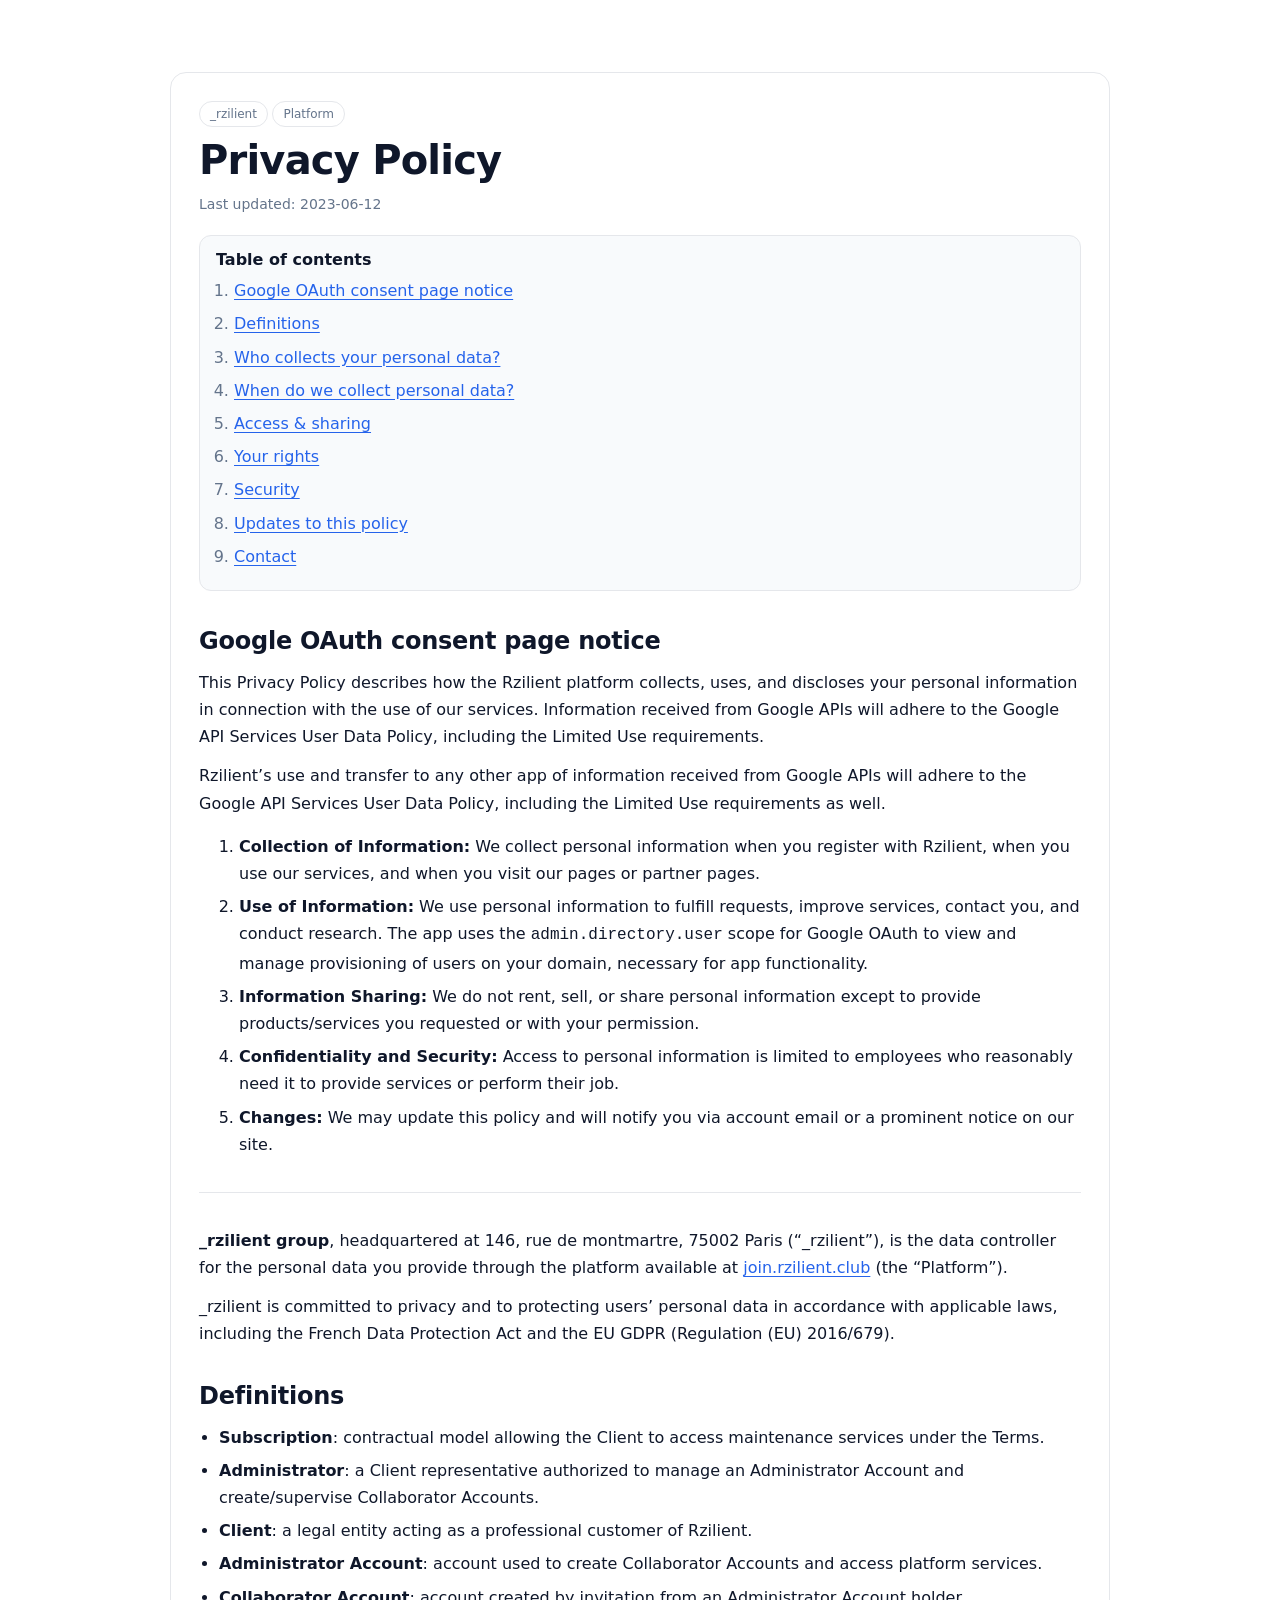
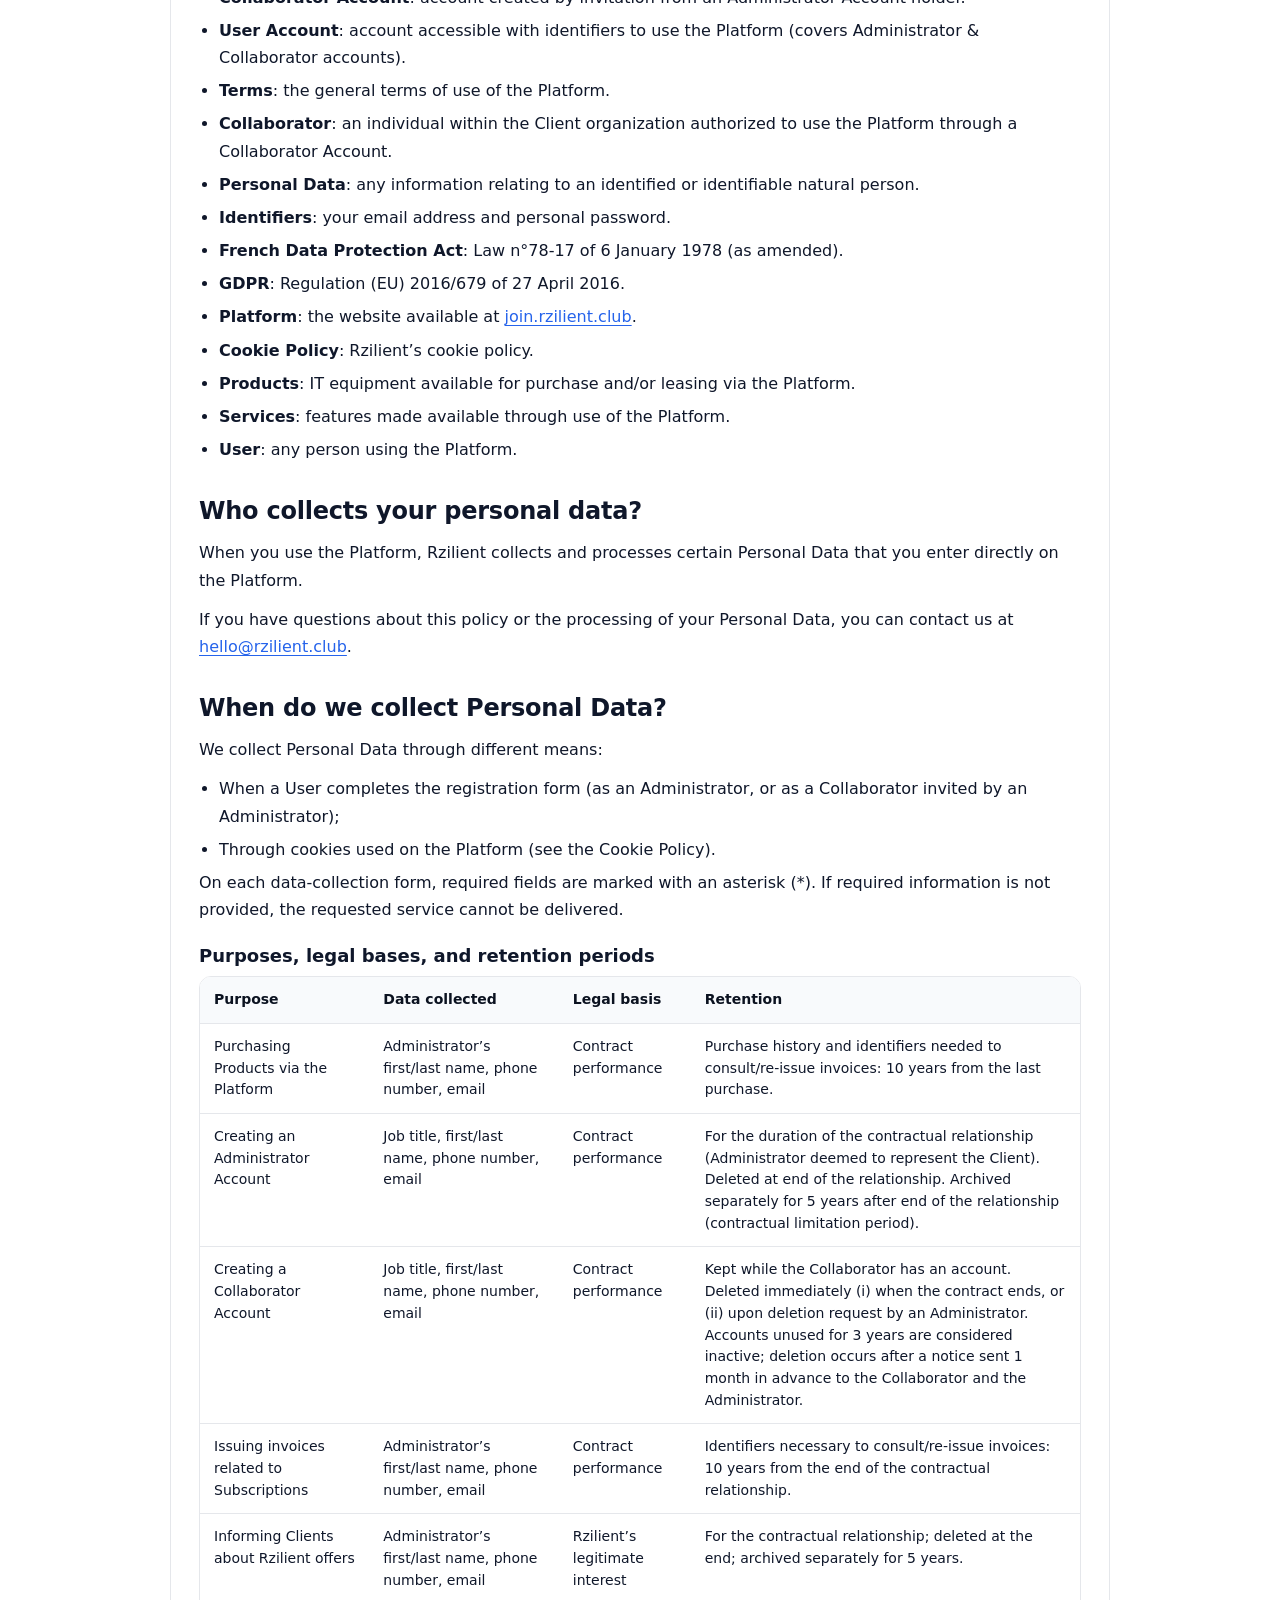
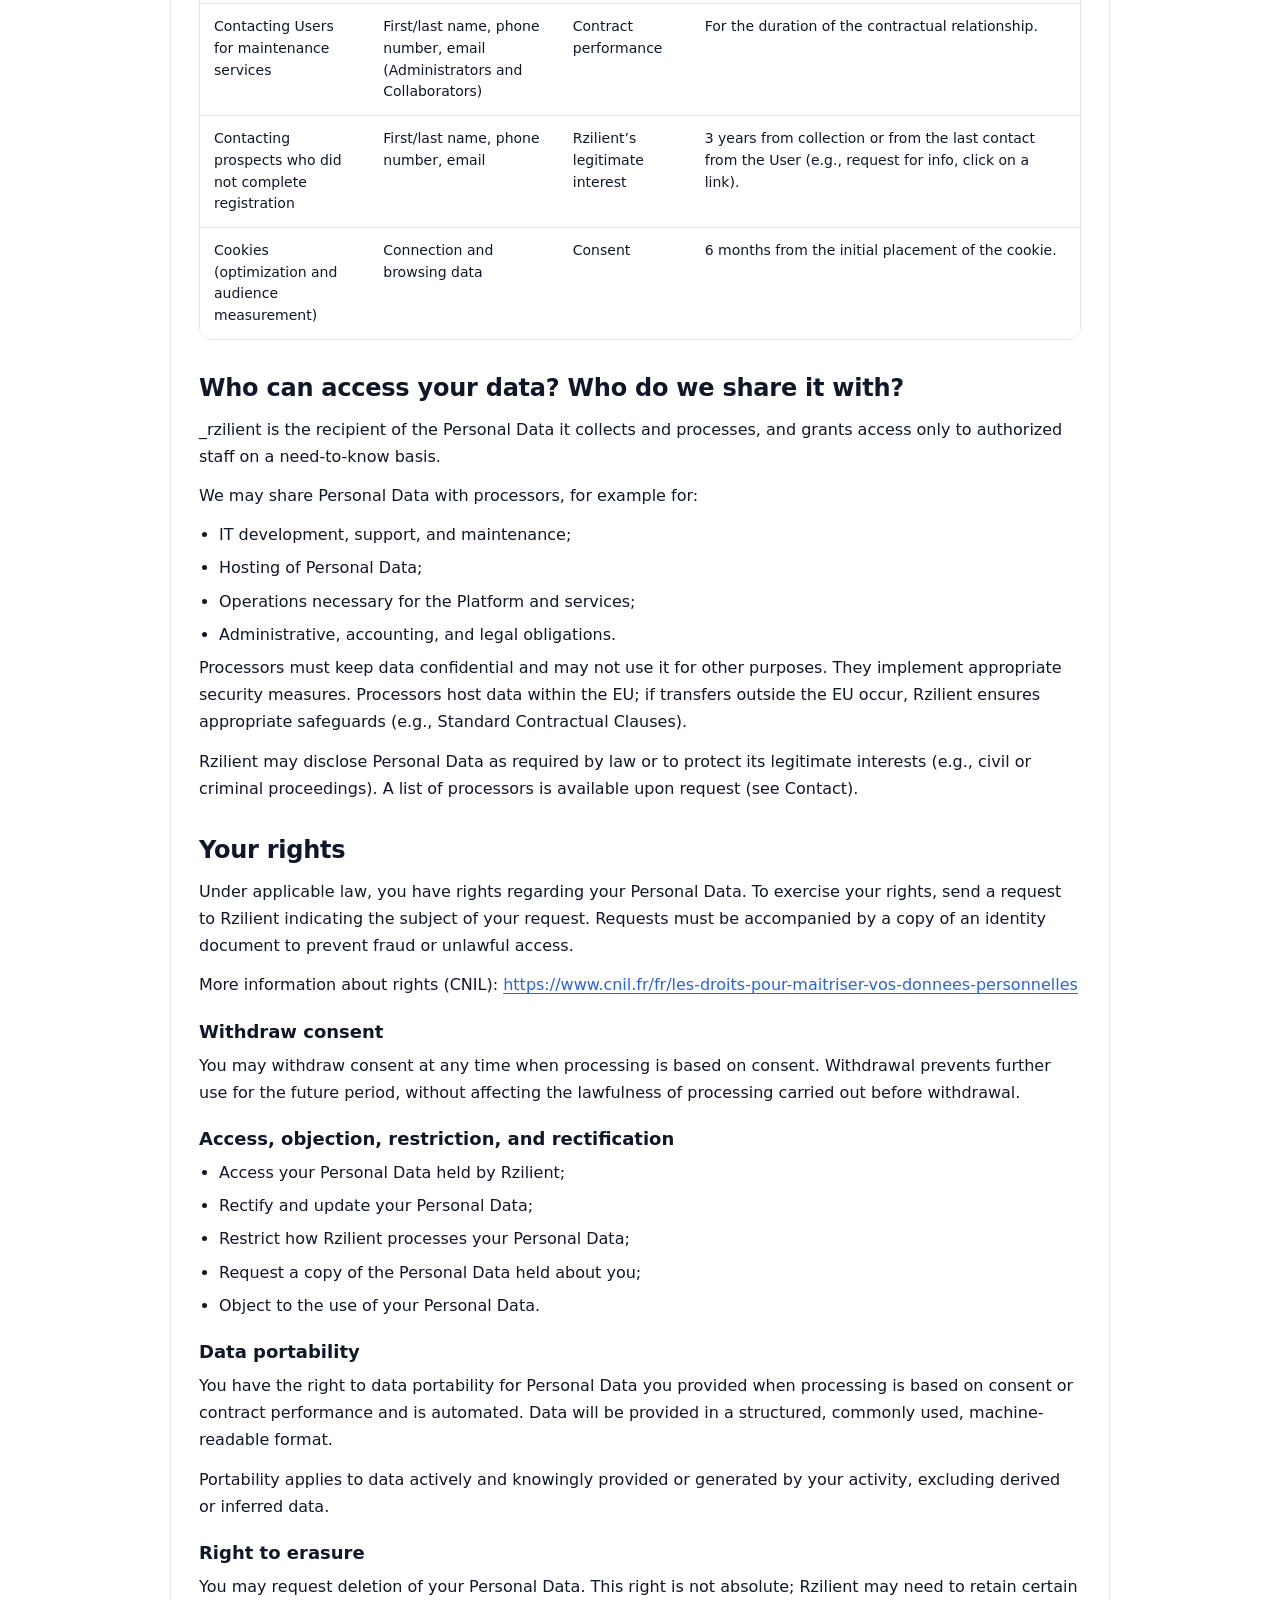
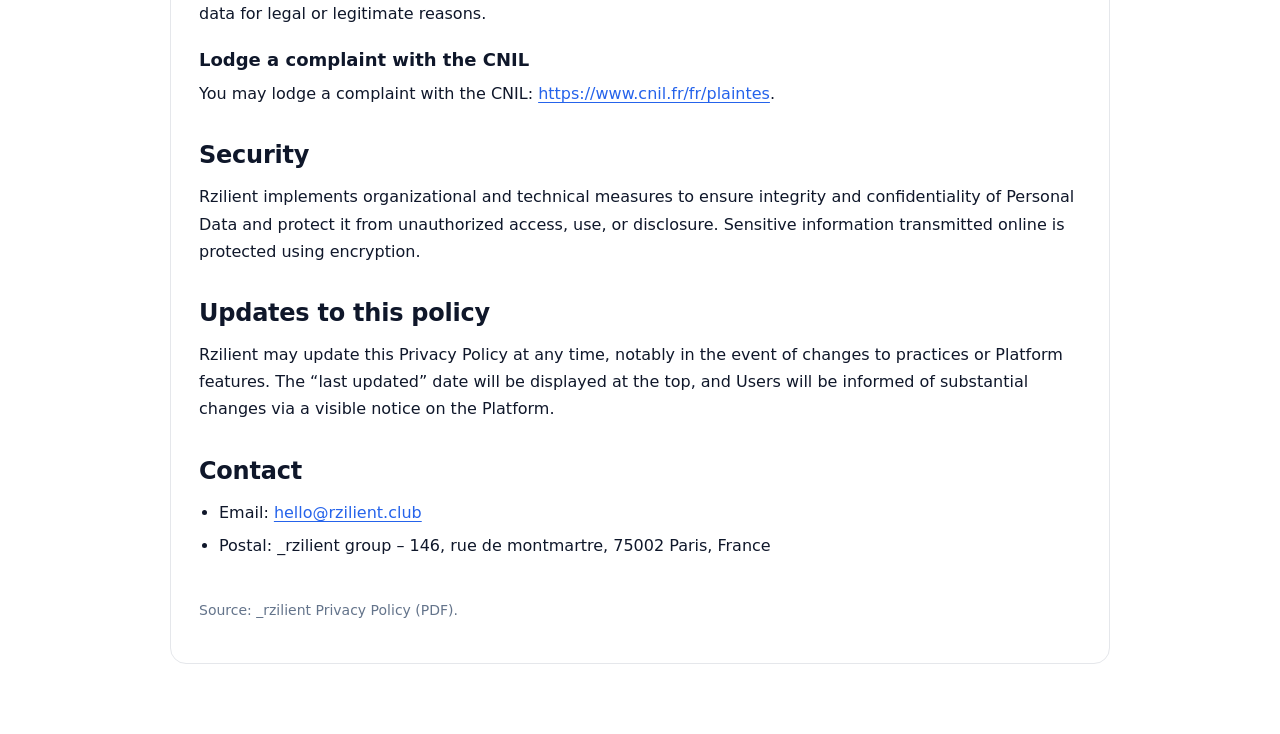
<file: privacy-policy-en.html>
<!doctype html>
<html lang="en">
<head>
  <meta charset="utf-8" />
  <meta name="viewport" content="width=device-width,initial-scale=1" />
  <title>Privacy Policy – _rzilient</title>
  <meta name="description" content="Privacy Policy of the Rzilient platform." />
  <link rel="stylesheet" href="css/privacy-policy.css" />
</head>
<body>
  <main class="legal-page">
    <article class="legal-card">
      <header class="legal-header">
        <p class="kicker"><span class="badge">_rzilient</span> <span class="badge">Platform</span></p>
        <h1>Privacy Policy</h1>
        <p class="updated-at">Last updated: 2023-06-12</p>

        <nav class="toc" aria-label="Table of contents">
          <strong>Table of contents</strong>
          <ol>
            <li><a href="#oauth">Google OAuth consent page notice</a></li>
            <li><a href="#definitions">Definitions</a></li>
            <li><a href="#section-1">Who collects your personal data?</a></li>
            <li><a href="#section-2">When do we collect personal data?</a></li>
            <li><a href="#section-3">Access & sharing</a></li>
            <li><a href="#section-4">Your rights</a></li>
            <li><a href="#section-5">Security</a></li>
            <li><a href="#section-6">Updates to this policy</a></li>
            <li><a href="#section-7">Contact</a></li>
          </ol>
        </nav>
      </header>

      <section id="oauth">
        <h2>Google OAuth consent page notice</h2>
        <p>
          This Privacy Policy describes how the Rzilient platform collects, uses, and discloses your personal information in connection with the use of our services.
          Information received from Google APIs will adhere to the Google API Services User Data Policy, including the Limited Use requirements.
        </p>
        <p>
          Rzilient’s use and transfer to any other app of information received from Google APIs will adhere to the Google API Services User Data Policy,
          including the Limited Use requirements as well.
        </p>
        <ol>
          <li><strong>Collection of Information:</strong> We collect personal information when you register with Rzilient, when you use our services, and when you visit our pages or partner pages.</li>
          <li><strong>Use of Information:</strong> We use personal information to fulfill requests, improve services, contact you, and conduct research. The app uses the <code>admin.directory.user</code> scope for Google OAuth to view and manage provisioning of users on your domain, necessary for app functionality.</li>
          <li><strong>Information Sharing:</strong> We do not rent, sell, or share personal information except to provide products/services you requested or with your permission.</li>
          <li><strong>Confidentiality and Security:</strong> Access to personal information is limited to employees who reasonably need it to provide services or perform their job.</li>
          <li><strong>Changes:</strong> We may update this policy and will notify you via account email or a prominent notice on our site.</li>
        </ol>
      </section>

      <div class="hr" role="separator" aria-hidden="true"></div>

      <section aria-label="Introduction">
        <p>
          <strong>_rzilient group</strong>, headquartered at 146, rue de montmartre, 75002 Paris (“_rzilient”),
          is the data controller for the personal data you provide through the platform available at
          <a href="https://join.rzilient.club" target="_blank" rel="noreferrer">join.rzilient.club</a> (the “Platform”).
        </p>
        <p>
          _rzilient is committed to privacy and to protecting users’ personal data in accordance with applicable laws,
          including the French Data Protection Act and the EU GDPR (Regulation (EU) 2016/679).
        </p>
      </section>

      <section id="definitions">
        <h2>Definitions</h2>
        <ul>
          <li><strong>Subscription</strong>: contractual model allowing the Client to access maintenance services under the Terms.</li>
          <li><strong>Administrator</strong>: a Client representative authorized to manage an Administrator Account and create/supervise Collaborator Accounts.</li>
          <li><strong>Client</strong>: a legal entity acting as a professional customer of Rzilient.</li>
          <li><strong>Administrator Account</strong>: account used to create Collaborator Accounts and access platform services.</li>
          <li><strong>Collaborator Account</strong>: account created by invitation from an Administrator Account holder.</li>
          <li><strong>User Account</strong>: account accessible with identifiers to use the Platform (covers Administrator & Collaborator accounts).</li>
          <li><strong>Terms</strong>: the general terms of use of the Platform.</li>
          <li><strong>Collaborator</strong>: an individual within the Client organization authorized to use the Platform through a Collaborator Account.</li>
          <li><strong>Personal Data</strong>: any information relating to an identified or identifiable natural person.</li>
          <li><strong>Identifiers</strong>: your email address and personal password.</li>
          <li><strong>French Data Protection Act</strong>: Law n°78-17 of 6 January 1978 (as amended).</li>
          <li><strong>GDPR</strong>: Regulation (EU) 2016/679 of 27 April 2016.</li>
          <li><strong>Platform</strong>: the website available at <a href="https://join.rzilient.club" target="_blank" rel="noreferrer">join.rzilient.club</a>.</li>
          <li><strong>Cookie Policy</strong>: Rzilient’s cookie policy.</li>
          <li><strong>Products</strong>: IT equipment available for purchase and/or leasing via the Platform.</li>
          <li><strong>Services</strong>: features made available through use of the Platform.</li>
          <li><strong>User</strong>: any person using the Platform.</li>
        </ul>
      </section>

      <section id="section-1">
        <h2>Who collects your personal data?</h2>
        <p>
          When you use the Platform, Rzilient collects and processes certain Personal Data that you enter directly on the Platform.
        </p>
        <p>
          If you have questions about this policy or the processing of your Personal Data, you can contact us at
          <a href="mailto:hello@rzilient.club">hello@rzilient.club</a>.
        </p>
      </section>

      <section id="section-2">
        <h2>When do we collect Personal Data?</h2>
        <p>We collect Personal Data through different means:</p>
        <ul>
          <li>When a User completes the registration form (as an Administrator, or as a Collaborator invited by an Administrator);</li>
          <li>Through cookies used on the Platform (see the Cookie Policy).</li>
        </ul>
        <p>
          On each data-collection form, required fields are marked with an asterisk (*). If required information is not provided,
          the requested service cannot be delivered.
        </p>

        <h3>Purposes, legal bases, and retention periods</h3>
        <div class="table-wrapper" role="region" aria-label="Processing table">
          <table>
            <thead>
              <tr>
                <th>Purpose</th>
                <th>Data collected</th>
                <th>Legal basis</th>
                <th>Retention</th>
              </tr>
            </thead>
            <tbody>
              <tr>
                <td>Purchasing Products via the Platform</td>
                <td>Administrator’s first/last name, phone number, email</td>
                <td>Contract performance</td>
                <td>Purchase history and identifiers needed to consult/re-issue invoices: 10 years from the last purchase.</td>
              </tr>
              <tr>
                <td>Creating an Administrator Account</td>
                <td>Job title, first/last name, phone number, email</td>
                <td>Contract performance</td>
                <td>
                  For the duration of the contractual relationship (Administrator deemed to represent the Client). Deleted at end of the relationship.
                  Archived separately for 5 years after end of the relationship (contractual limitation period).
                </td>
              </tr>
              <tr>
                <td>Creating a Collaborator Account</td>
                <td>Job title, first/last name, phone number, email</td>
                <td>Contract performance</td>
                <td>
                  Kept while the Collaborator has an account. Deleted immediately (i) when the contract ends, or (ii) upon deletion request by an Administrator.
                  Accounts unused for 3 years are considered inactive; deletion occurs after a notice sent 1 month in advance to the Collaborator and the Administrator.
                </td>
              </tr>
              <tr>
                <td>Issuing invoices related to Subscriptions</td>
                <td>Administrator’s first/last name, phone number, email</td>
                <td>Contract performance</td>
                <td>Identifiers necessary to consult/re-issue invoices: 10 years from the end of the contractual relationship.</td>
              </tr>
              <tr>
                <td>Informing Clients about Rzilient offers</td>
                <td>Administrator’s first/last name, phone number, email</td>
                <td>Rzilient’s legitimate interest</td>
                <td>For the contractual relationship; deleted at the end; archived separately for 5 years.</td>
              </tr>
              <tr>
                <td>Contacting Users for maintenance services</td>
                <td>First/last name, phone number, email (Administrators and Collaborators)</td>
                <td>Contract performance</td>
                <td>For the duration of the contractual relationship.</td>
              </tr>
              <tr>
                <td>Contacting prospects who did not complete registration</td>
                <td>First/last name, phone number, email</td>
                <td>Rzilient’s legitimate interest</td>
                <td>3 years from collection or from the last contact from the User (e.g., request for info, click on a link).</td>
              </tr>
              <tr>
                <td>Cookies (optimization and audience measurement)</td>
                <td>Connection and browsing data</td>
                <td>Consent</td>
                <td>6 months from the initial placement of the cookie.</td>
              </tr>
            </tbody>
          </table>
        </div>
      </section>

      <section id="section-3">
        <h2>Who can access your data? Who do we share it with?</h2>
        <p>
          _rzilient is the recipient of the Personal Data it collects and processes, and grants access only to authorized staff on a need-to-know basis.
        </p>
        <p>We may share Personal Data with processors, for example for:</p>
        <ul>
          <li>IT development, support, and maintenance;</li>
          <li>Hosting of Personal Data;</li>
          <li>Operations necessary for the Platform and services;</li>
          <li>Administrative, accounting, and legal obligations.</li>
        </ul>
        <p>
          Processors must keep data confidential and may not use it for other purposes. They implement appropriate security measures.
          Processors host data within the EU; if transfers outside the EU occur, Rzilient ensures appropriate safeguards (e.g., Standard Contractual Clauses).
        </p>
        <p>
          Rzilient may disclose Personal Data as required by law or to protect its legitimate interests (e.g., civil or criminal proceedings).
          A list of processors is available upon request (see Contact).
        </p>
      </section>

      <section id="section-4">
        <h2>Your rights</h2>
        <p>
          Under applicable law, you have rights regarding your Personal Data. To exercise your rights, send a request to Rzilient indicating the subject of your request.
          Requests must be accompanied by a copy of an identity document to prevent fraud or unlawful access.
        </p>
        <p>
          More information about rights (CNIL): <a href="https://www.cnil.fr/fr/les-droits-pour-maitriser-vos-donnees-personnelles" target="_blank" rel="noreferrer">
          https://www.cnil.fr/fr/les-droits-pour-maitriser-vos-donnees-personnelles</a>
        </p>

        <h3>Withdraw consent</h3>
        <p>
          You may withdraw consent at any time when processing is based on consent. Withdrawal prevents further use for the future period,
          without affecting the lawfulness of processing carried out before withdrawal.
        </p>

        <h3>Access, objection, restriction, and rectification</h3>
        <ul>
          <li>Access your Personal Data held by Rzilient;</li>
          <li>Rectify and update your Personal Data;</li>
          <li>Restrict how Rzilient processes your Personal Data;</li>
          <li>Request a copy of the Personal Data held about you;</li>
          <li>Object to the use of your Personal Data.</li>
        </ul>

        <h3>Data portability</h3>
        <p>
          You have the right to data portability for Personal Data you provided when processing is based on consent or contract performance and is automated.
          Data will be provided in a structured, commonly used, machine-readable format.
        </p>
        <p>
          Portability applies to data actively and knowingly provided or generated by your activity, excluding derived or inferred data.
        </p>

        <h3>Right to erasure</h3>
        <p>
          You may request deletion of your Personal Data. This right is not absolute; Rzilient may need to retain certain data for legal or legitimate reasons.
        </p>

        <h3>Lodge a complaint with the CNIL</h3>
        <p>
          You may lodge a complaint with the CNIL:
          <a href="https://www.cnil.fr/fr/plaintes" target="_blank" rel="noreferrer">https://www.cnil.fr/fr/plaintes</a>.
        </p>
      </section>

      <section id="section-5">
        <h2>Security</h2>
        <p>
          Rzilient implements organizational and technical measures to ensure integrity and confidentiality of Personal Data and protect it from unauthorized access,
          use, or disclosure. Sensitive information transmitted online is protected using encryption.
        </p>
      </section>

      <section id="section-6">
        <h2>Updates to this policy</h2>
        <p>
          Rzilient may update this Privacy Policy at any time, notably in the event of changes to practices or Platform features.
          The “last updated” date will be displayed at the top, and Users will be informed of substantial changes via a visible notice on the Platform.
        </p>
      </section>

      <section id="section-7">
        <h2>Contact</h2>
        <ul>
          <li>Email: <a href="mailto:hello@rzilient.club">hello@rzilient.club</a></li>
          <li>Postal: _rzilient group – 146, rue de montmartre, 75002 Paris, France</li>
        </ul>
      </section>

      <p class="footer">
        Source: _rzilient Privacy Policy (PDF).
      </p>
    </article>
  </main>
</body>
</html>
</file>
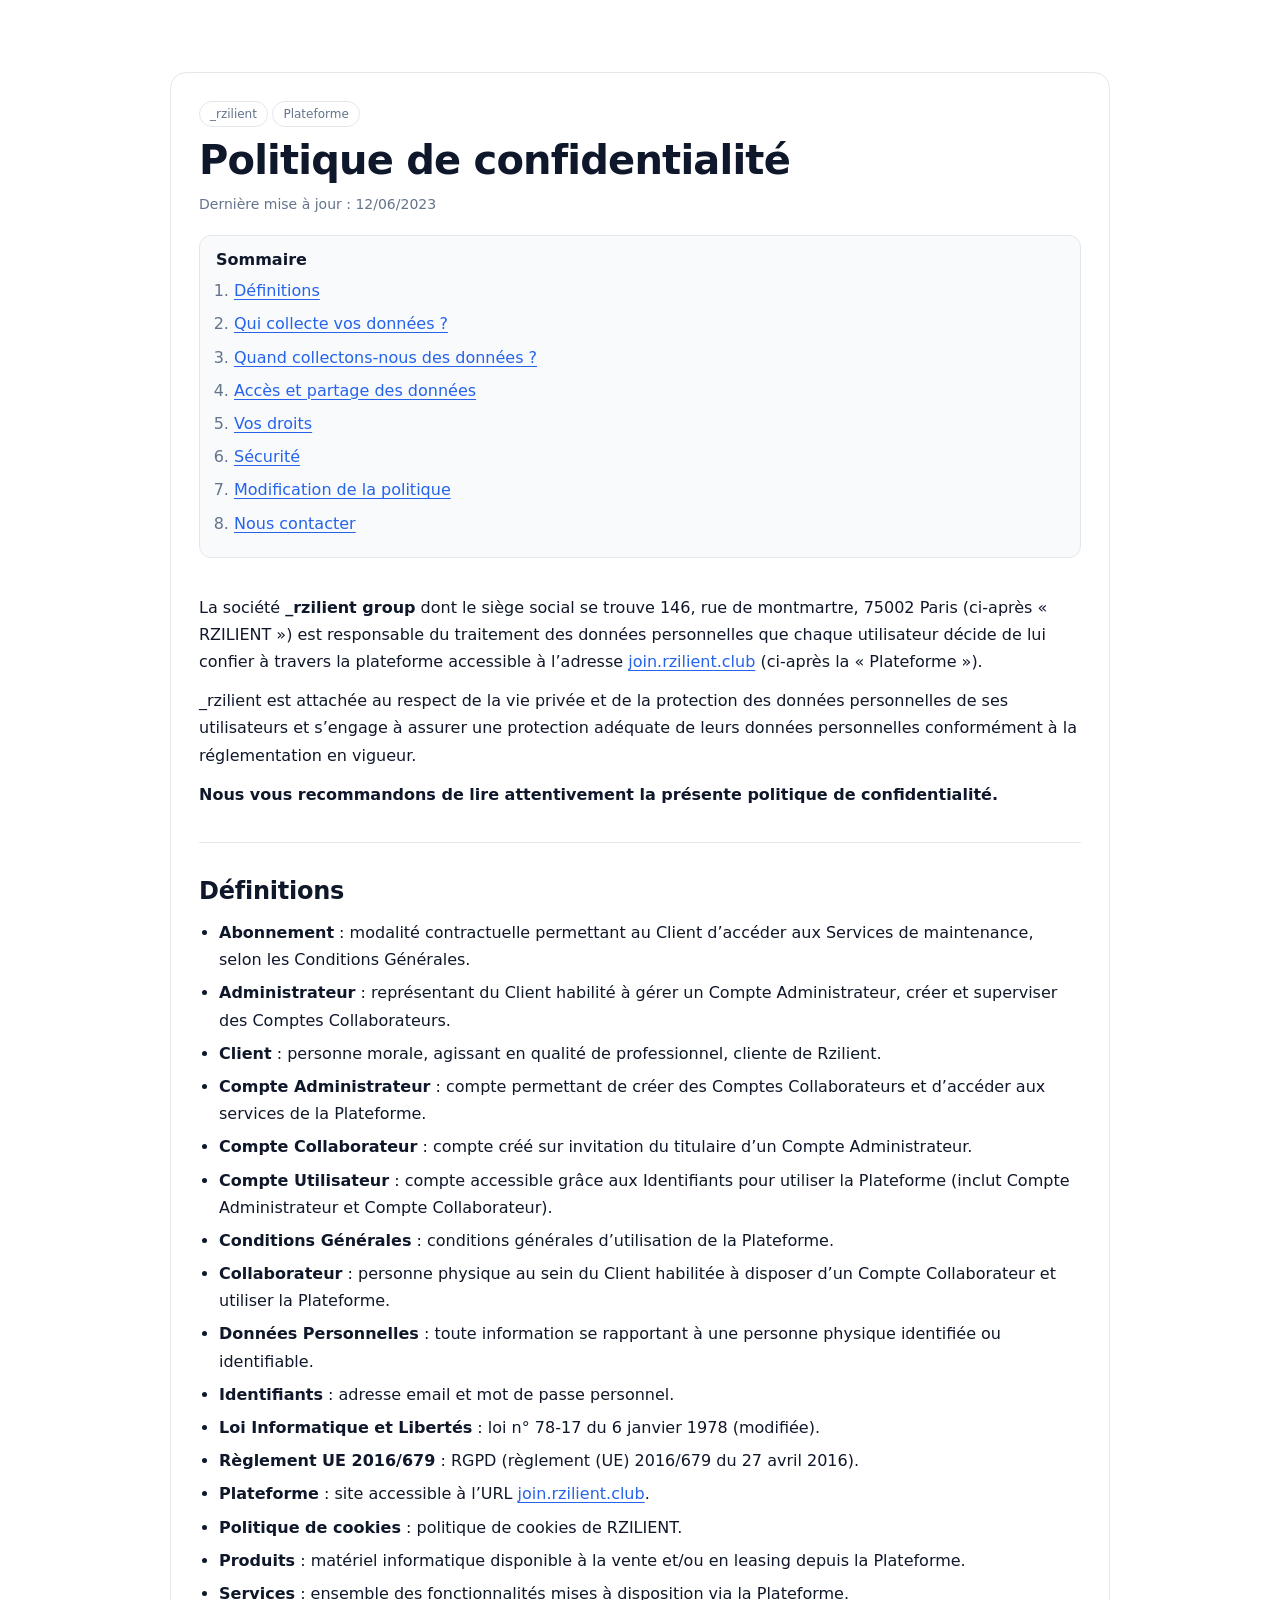
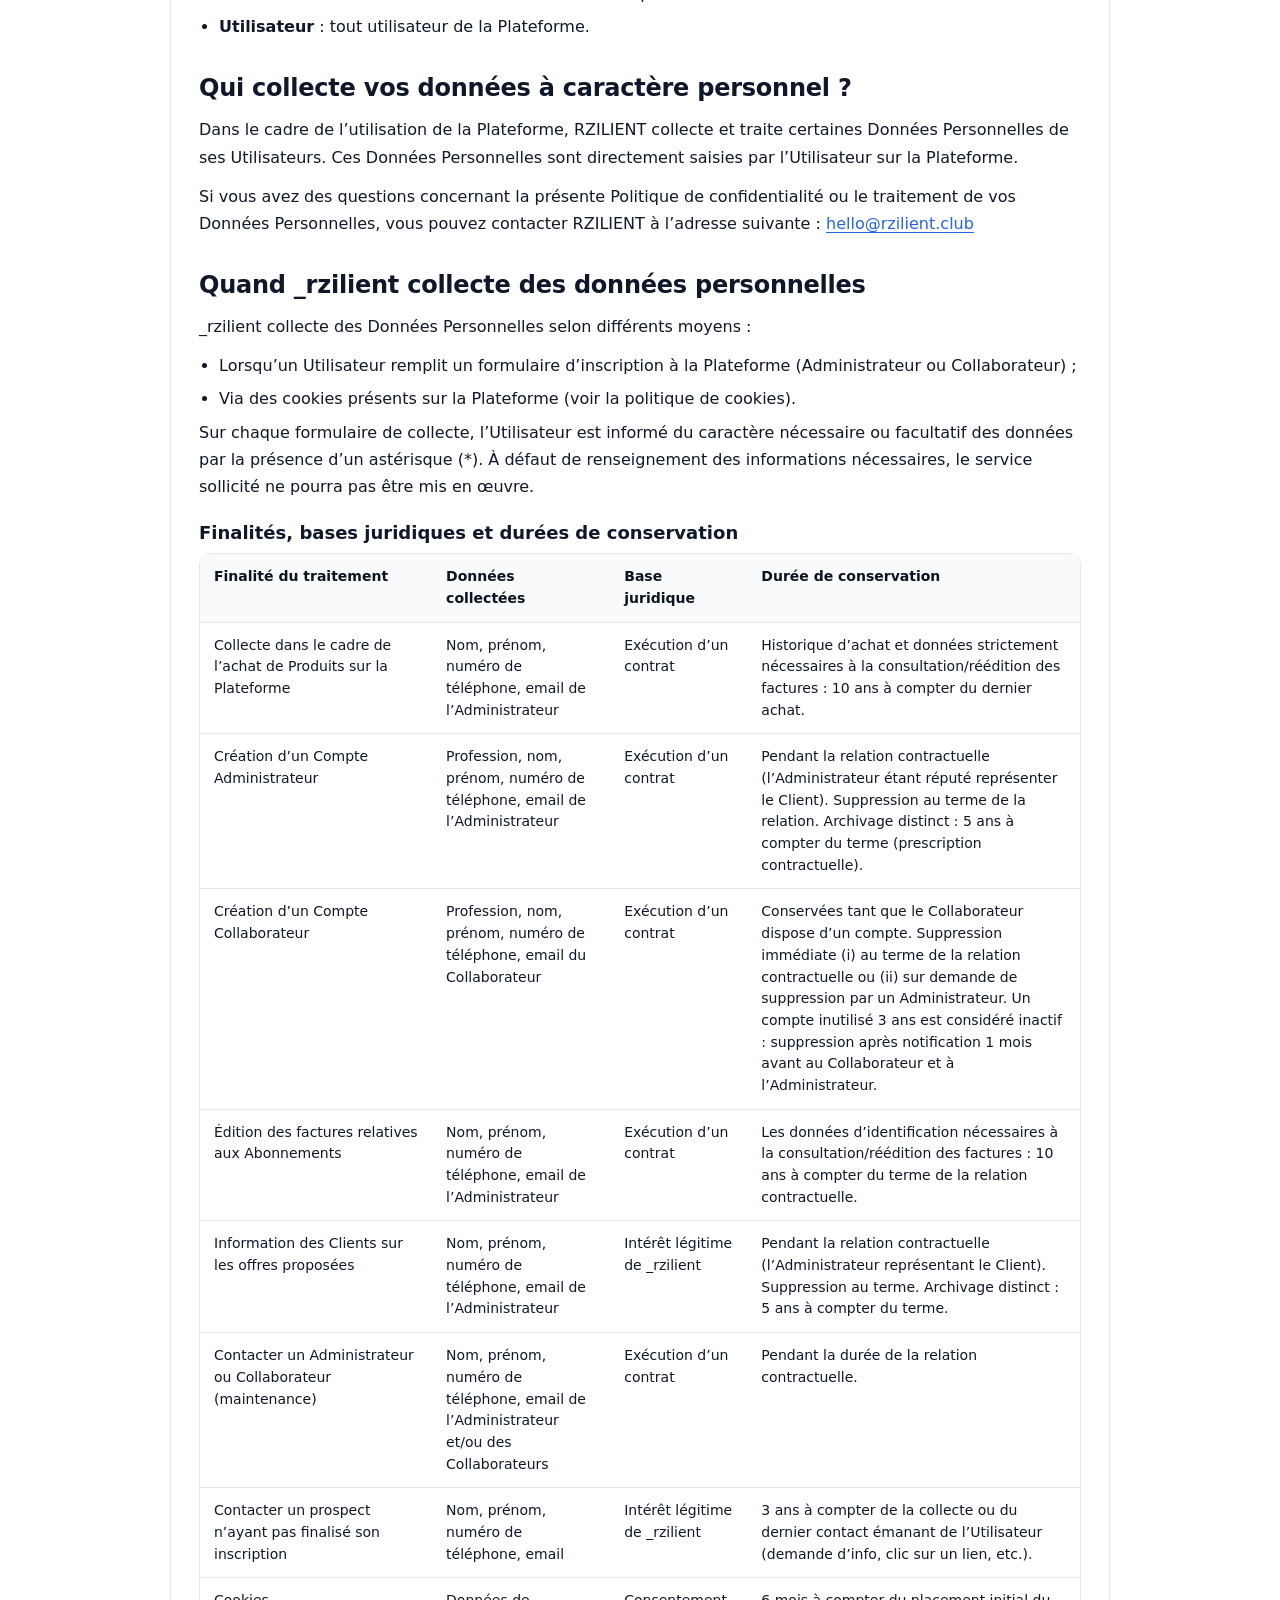
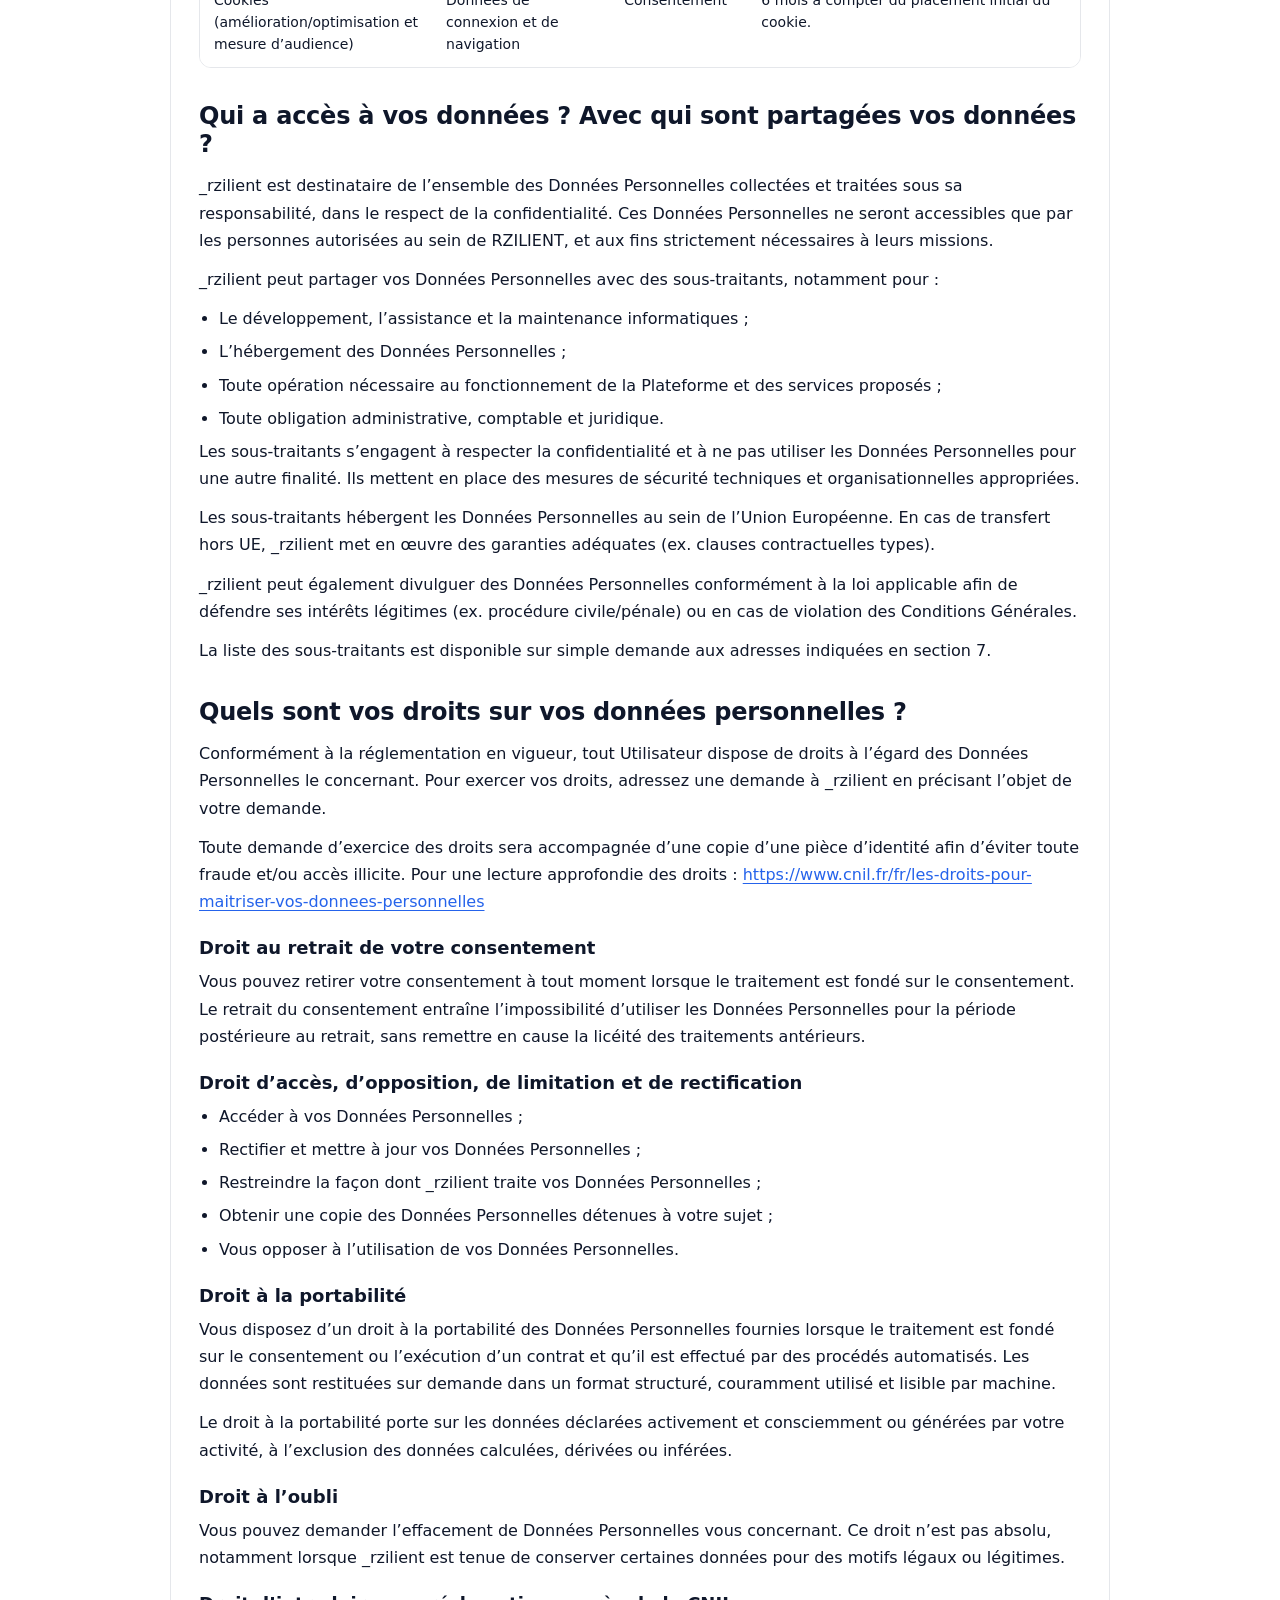
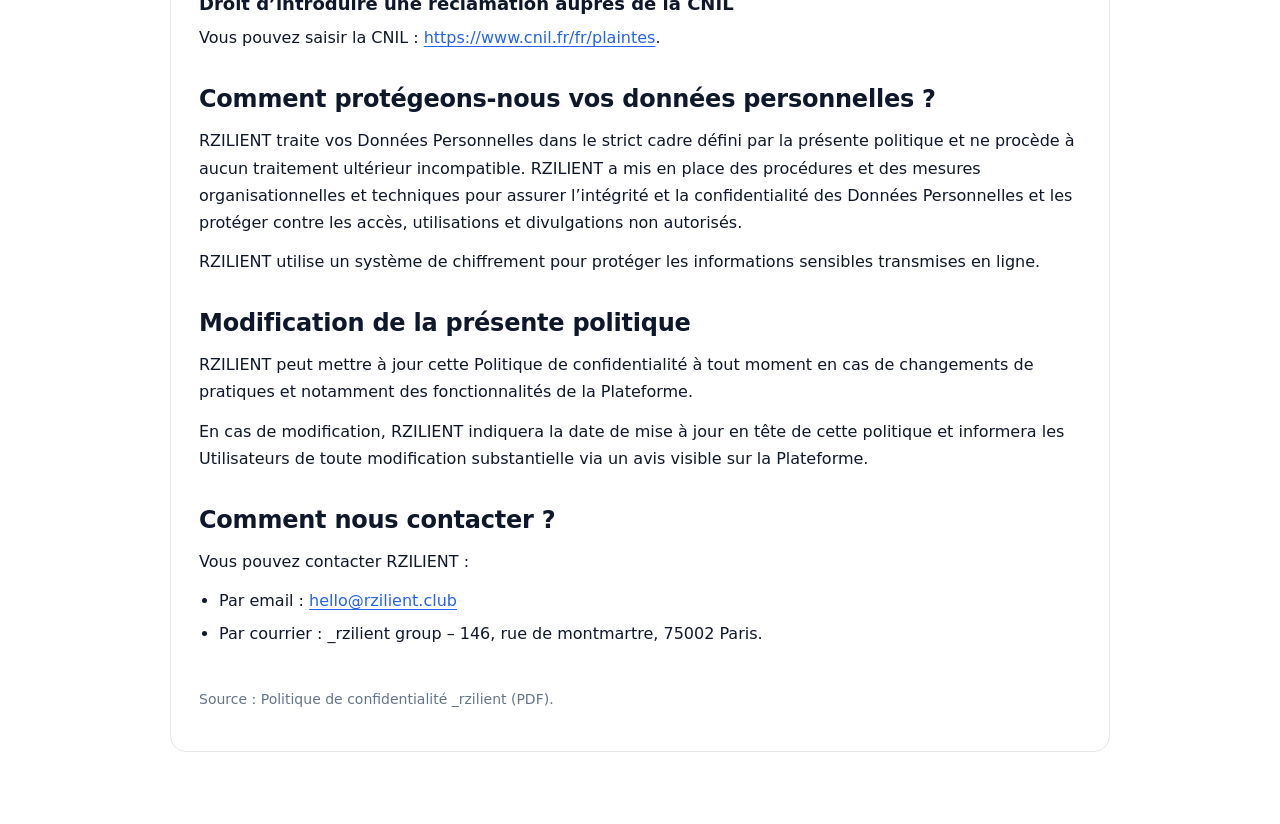
<file: privacy-policy-fr.html>
<!doctype html>
<html lang="fr">
<head>
  <meta charset="utf-8" />
  <meta name="viewport" content="width=device-width,initial-scale=1" />
  <title>Politique de confidentialité – _rzilient</title>
  <meta name="description" content="Politique de confidentialité de la plateforme Rzilient." />
  <link rel="stylesheet" href="css/privacy-policy.css" />
</head>
<body>
  <main class="legal-page">
    <article class="legal-card">
      <header class="legal-header">
        <p class="kicker"><span class="badge">_rzilient</span> <span class="badge">Plateforme</span></p>
        <h1>Politique de confidentialité</h1>
        <p class="updated-at">Dernière mise à jour : 12/06/2023</p>

        <nav class="toc" aria-label="Sommaire">
          <strong>Sommaire</strong>
          <ol>
            <li><a href="#definitions">Définitions</a></li>
            <li><a href="#section-1">Qui collecte vos données ?</a></li>
            <li><a href="#section-2">Quand collectons-nous des données ?</a></li>
            <li><a href="#section-3">Accès et partage des données</a></li>
            <li><a href="#section-4">Vos droits</a></li>
            <li><a href="#section-5">Sécurité</a></li>
            <li><a href="#section-6">Modification de la politique</a></li>
            <li><a href="#section-7">Nous contacter</a></li>
          </ol>
        </nav>
      </header>

      <section aria-label="Introduction">
        <p>
          La société <strong>_rzilient group</strong> dont le siège social se trouve
          146, rue de montmartre, 75002 Paris (ci-après « RZILIENT ») est responsable du traitement
          des données personnelles que chaque utilisateur décide de lui confier à travers la plateforme accessible
          à l’adresse <a href="https://join.rzilient.club" target="_blank" rel="noreferrer">join.rzilient.club</a>
          (ci-après la « Plateforme »).
        </p>
        <p>
          _rzilient est attachée au respect de la vie privée et de la protection des données personnelles de ses
          utilisateurs et s’engage à assurer une protection adéquate de leurs données personnelles conformément
          à la réglementation en vigueur.
        </p>
        <p><strong>Nous vous recommandons de lire attentivement la présente politique de confidentialité.</strong></p>
      </section>

      <div class="hr" role="separator" aria-hidden="true"></div>

      <section id="definitions">
        <h2>Définitions</h2>
        <ul>
          <li><strong>Abonnement</strong> : modalité contractuelle permettant au Client d’accéder aux Services de maintenance, selon les Conditions Générales.</li>
          <li><strong>Administrateur</strong> : représentant du Client habilité à gérer un Compte Administrateur, créer et superviser des Comptes Collaborateurs.</li>
          <li><strong>Client</strong> : personne morale, agissant en qualité de professionnel, cliente de Rzilient.</li>
          <li><strong>Compte Administrateur</strong> : compte permettant de créer des Comptes Collaborateurs et d’accéder aux services de la Plateforme.</li>
          <li><strong>Compte Collaborateur</strong> : compte créé sur invitation du titulaire d’un Compte Administrateur.</li>
          <li><strong>Compte Utilisateur</strong> : compte accessible grâce aux Identifiants pour utiliser la Plateforme (inclut Compte Administrateur et Compte Collaborateur).</li>
          <li><strong>Conditions Générales</strong> : conditions générales d’utilisation de la Plateforme.</li>
          <li><strong>Collaborateur</strong> : personne physique au sein du Client habilitée à disposer d’un Compte Collaborateur et utiliser la Plateforme.</li>
          <li><strong>Données Personnelles</strong> : toute information se rapportant à une personne physique identifiée ou identifiable.</li>
          <li><strong>Identifiants</strong> : adresse email et mot de passe personnel.</li>
          <li><strong>Loi Informatique et Libertés</strong> : loi n° 78-17 du 6 janvier 1978 (modifiée).</li>
          <li><strong>Règlement UE 2016/679</strong> : RGPD (règlement (UE) 2016/679 du 27 avril 2016).</li>
          <li><strong>Plateforme</strong> : site accessible à l’URL <a href="https://join.rzilient.club" target="_blank" rel="noreferrer">join.rzilient.club</a>.</li>
          <li><strong>Politique de cookies</strong> : politique de cookies de RZILIENT.</li>
          <li><strong>Produits</strong> : matériel informatique disponible à la vente et/ou en leasing depuis la Plateforme.</li>
          <li><strong>Services</strong> : ensemble des fonctionnalités mises à disposition via la Plateforme.</li>
          <li><strong>Utilisateur</strong> : tout utilisateur de la Plateforme.</li>
        </ul>
      </section>

      <section id="section-1">
        <h2>Qui collecte vos données à caractère personnel ?</h2>
        <p>
          Dans le cadre de l’utilisation de la Plateforme, RZILIENT collecte et traite certaines Données Personnelles de ses Utilisateurs.
          Ces Données Personnelles sont directement saisies par l’Utilisateur sur la Plateforme.
        </p>
        <p>
          Si vous avez des questions concernant la présente Politique de confidentialité ou le traitement de vos Données Personnelles,
          vous pouvez contacter RZILIENT à l’adresse suivante : <a href="mailto:hello@rzilient.club">hello@rzilient.club</a>
        </p>
      </section>

      <section id="section-2">
        <h2>Quand _rzilient collecte des données personnelles</h2>
        <p>_rzilient collecte des Données Personnelles selon différents moyens :</p>
        <ul>
          <li>Lorsqu’un Utilisateur remplit un formulaire d’inscription à la Plateforme (Administrateur ou Collaborateur) ;</li>
          <li>Via des cookies présents sur la Plateforme (voir la politique de cookies).</li>
        </ul>
        <p>
          Sur chaque formulaire de collecte, l’Utilisateur est informé du caractère nécessaire ou facultatif des données par la présence d’un astérisque (*).
          À défaut de renseignement des informations nécessaires, le service sollicité ne pourra pas être mis en œuvre.
        </p>

        <h3>Finalités, bases juridiques et durées de conservation</h3>
        <div class="table-wrapper" role="region" aria-label="Tableau des traitements">
          <table>
            <thead>
              <tr>
                <th>Finalité du traitement</th>
                <th>Données collectées</th>
                <th>Base juridique</th>
                <th>Durée de conservation</th>
              </tr>
            </thead>
            <tbody>
              <tr>
                <td>Collecte dans le cadre de l’achat de Produits sur la Plateforme</td>
                <td>Nom, prénom, numéro de téléphone, email de l’Administrateur</td>
                <td>Exécution d’un contrat</td>
                <td>Historique d’achat et données strictement nécessaires à la consultation/réédition des factures : 10 ans à compter du dernier achat.</td>
              </tr>
              <tr>
                <td>Création d’un Compte Administrateur</td>
                <td>Profession, nom, prénom, numéro de téléphone, email de l’Administrateur</td>
                <td>Exécution d’un contrat</td>
                <td>
                  Pendant la relation contractuelle (l’Administrateur étant réputé représenter le Client). Suppression au terme de la relation.
                  Archivage distinct : 5 ans à compter du terme (prescription contractuelle).
                </td>
              </tr>
              <tr>
                <td>Création d’un Compte Collaborateur</td>
                <td>Profession, nom, prénom, numéro de téléphone, email du Collaborateur</td>
                <td>Exécution d’un contrat</td>
                <td>
                  Conservées tant que le Collaborateur dispose d’un compte. Suppression immédiate (i) au terme de la relation contractuelle ou
                  (ii) sur demande de suppression par un Administrateur. Un compte inutilisé 3 ans est considéré inactif : suppression après notification
                  1 mois avant au Collaborateur et à l’Administrateur.
                </td>
              </tr>
              <tr>
                <td>Édition des factures relatives aux Abonnements</td>
                <td>Nom, prénom, numéro de téléphone, email de l’Administrateur</td>
                <td>Exécution d’un contrat</td>
                <td>Les données d’identification nécessaires à la consultation/réédition des factures : 10 ans à compter du terme de la relation contractuelle.</td>
              </tr>
              <tr>
                <td>Information des Clients sur les offres proposées</td>
                <td>Nom, prénom, numéro de téléphone, email de l’Administrateur</td>
                <td>Intérêt légitime de _rzilient</td>
                <td>
                  Pendant la relation contractuelle (l’Administrateur représentant le Client). Suppression au terme. Archivage distinct : 5 ans à compter du terme.
                </td>
              </tr>
              <tr>
                <td>Contacter un Administrateur ou Collaborateur (maintenance)</td>
                <td>Nom, prénom, numéro de téléphone, email de l’Administrateur et/ou des Collaborateurs</td>
                <td>Exécution d’un contrat</td>
                <td>Pendant la durée de la relation contractuelle.</td>
              </tr>
              <tr>
                <td>Contacter un prospect n’ayant pas finalisé son inscription</td>
                <td>Nom, prénom, numéro de téléphone, email</td>
                <td>Intérêt légitime de _rzilient</td>
                <td>3 ans à compter de la collecte ou du dernier contact émanant de l’Utilisateur (demande d’info, clic sur un lien, etc.).</td>
              </tr>
              <tr>
                <td>Cookies (amélioration/optimisation et mesure d’audience)</td>
                <td>Données de connexion et de navigation</td>
                <td>Consentement</td>
                <td>6 mois à compter du placement initial du cookie.</td>
              </tr>
            </tbody>
          </table>
        </div>
      </section>

      <section id="section-3">
        <h2>Qui a accès à vos données ? Avec qui sont partagées vos données ?</h2>
        <p>
          _rzilient est destinataire de l’ensemble des Données Personnelles collectées et traitées sous sa responsabilité, dans le respect de la confidentialité.
          Ces Données Personnelles ne seront accessibles que par les personnes autorisées au sein de RZILIENT, et aux fins strictement nécessaires à leurs missions.
        </p>
        <p>_rzilient peut partager vos Données Personnelles avec des sous-traitants, notamment pour :</p>
        <ul>
          <li>Le développement, l’assistance et la maintenance informatiques ;</li>
          <li>L’hébergement des Données Personnelles ;</li>
          <li>Toute opération nécessaire au fonctionnement de la Plateforme et des services proposés ;</li>
          <li>Toute obligation administrative, comptable et juridique.</li>
        </ul>
        <p>
          Les sous-traitants s’engagent à respecter la confidentialité et à ne pas utiliser les Données Personnelles pour une autre finalité.
          Ils mettent en place des mesures de sécurité techniques et organisationnelles appropriées.
        </p>
        <p>
          Les sous-traitants hébergent les Données Personnelles au sein de l’Union Européenne. En cas de transfert hors UE,
          _rzilient met en œuvre des garanties adéquates (ex. clauses contractuelles types).
        </p>
        <p>
          _rzilient peut également divulguer des Données Personnelles conformément à la loi applicable afin de défendre ses intérêts légitimes
          (ex. procédure civile/pénale) ou en cas de violation des Conditions Générales.
        </p>
        <p>La liste des sous-traitants est disponible sur simple demande aux adresses indiquées en section 7.</p>
      </section>

      <section id="section-4">
        <h2>Quels sont vos droits sur vos données personnelles ?</h2>
        <p>
          Conformément à la réglementation en vigueur, tout Utilisateur dispose de droits à l’égard des Données Personnelles le concernant.
          Pour exercer vos droits, adressez une demande à _rzilient en précisant l’objet de votre demande.
        </p>
        <p>
          Toute demande d’exercice des droits sera accompagnée d’une copie d’une pièce d’identité afin d’éviter toute fraude et/ou accès illicite.
          Pour une lecture approfondie des droits : <a href="https://www.cnil.fr/fr/les-droits-pour-maitriser-vos-donnees-personnelles" target="_blank" rel="noreferrer">
          https://www.cnil.fr/fr/les-droits-pour-maitriser-vos-donnees-personnelles</a>
        </p>

        <h3>Droit au retrait de votre consentement</h3>
        <p>
          Vous pouvez retirer votre consentement à tout moment lorsque le traitement est fondé sur le consentement.
          Le retrait du consentement entraîne l’impossibilité d’utiliser les Données Personnelles pour la période postérieure au retrait,
          sans remettre en cause la licéité des traitements antérieurs.
        </p>

        <h3>Droit d’accès, d’opposition, de limitation et de rectification</h3>
        <ul>
          <li>Accéder à vos Données Personnelles ;</li>
          <li>Rectifier et mettre à jour vos Données Personnelles ;</li>
          <li>Restreindre la façon dont _rzilient traite vos Données Personnelles ;</li>
          <li>Obtenir une copie des Données Personnelles détenues à votre sujet ;</li>
          <li>Vous opposer à l’utilisation de vos Données Personnelles.</li>
        </ul>

        <h3>Droit à la portabilité</h3>
        <p>
          Vous disposez d’un droit à la portabilité des Données Personnelles fournies lorsque le traitement est fondé sur le consentement
          ou l’exécution d’un contrat et qu’il est effectué par des procédés automatisés. Les données sont restituées sur demande
          dans un format structuré, couramment utilisé et lisible par machine.
        </p>
        <p>
          Le droit à la portabilité porte sur les données déclarées activement et consciemment ou générées par votre activité,
          à l’exclusion des données calculées, dérivées ou inférées.
        </p>

        <h3>Droit à l’oubli</h3>
        <p>
          Vous pouvez demander l’effacement de Données Personnelles vous concernant. Ce droit n’est pas absolu,
          notamment lorsque _rzilient est tenue de conserver certaines données pour des motifs légaux ou légitimes.
        </p>

        <h3>Droit d’introduire une réclamation auprès de la CNIL</h3>
        <p>
          Vous pouvez saisir la CNIL :
          <a href="https://www.cnil.fr/fr/plaintes" target="_blank" rel="noreferrer">https://www.cnil.fr/fr/plaintes</a>.
        </p>
      </section>

      <section id="section-5">
        <h2>Comment protégeons-nous vos données personnelles ?</h2>
        <p>
          RZILIENT traite vos Données Personnelles dans le strict cadre défini par la présente politique et ne procède à aucun traitement ultérieur
          incompatible. RZILIENT a mis en place des procédures et des mesures organisationnelles et techniques pour assurer l’intégrité et la confidentialité
          des Données Personnelles et les protéger contre les accès, utilisations et divulgations non autorisés.
        </p>
        <p>RZILIENT utilise un système de chiffrement pour protéger les informations sensibles transmises en ligne.</p>
      </section>

      <section id="section-6">
        <h2>Modification de la présente politique</h2>
        <p>
          RZILIENT peut mettre à jour cette Politique de confidentialité à tout moment en cas de changements de pratiques
          et notamment des fonctionnalités de la Plateforme.
        </p>
        <p>
          En cas de modification, RZILIENT indiquera la date de mise à jour en tête de cette politique et informera les Utilisateurs de toute
          modification substantielle via un avis visible sur la Plateforme.
        </p>
      </section>

      <section id="section-7">
        <h2>Comment nous contacter ?</h2>
        <p>Vous pouvez contacter RZILIENT :</p>
        <ul>
          <li>Par email : <a href="mailto:hello@rzilient.club">hello@rzilient.club</a></li>
          <li>Par courrier : _rzilient group – 146, rue de montmartre, 75002 Paris.</li>
        </ul>
      </section>

      <p class="footer">
        Source : Politique de confidentialité _rzilient (PDF).
      </p>
    </article>
  </main>
</body>
</html>
</file>
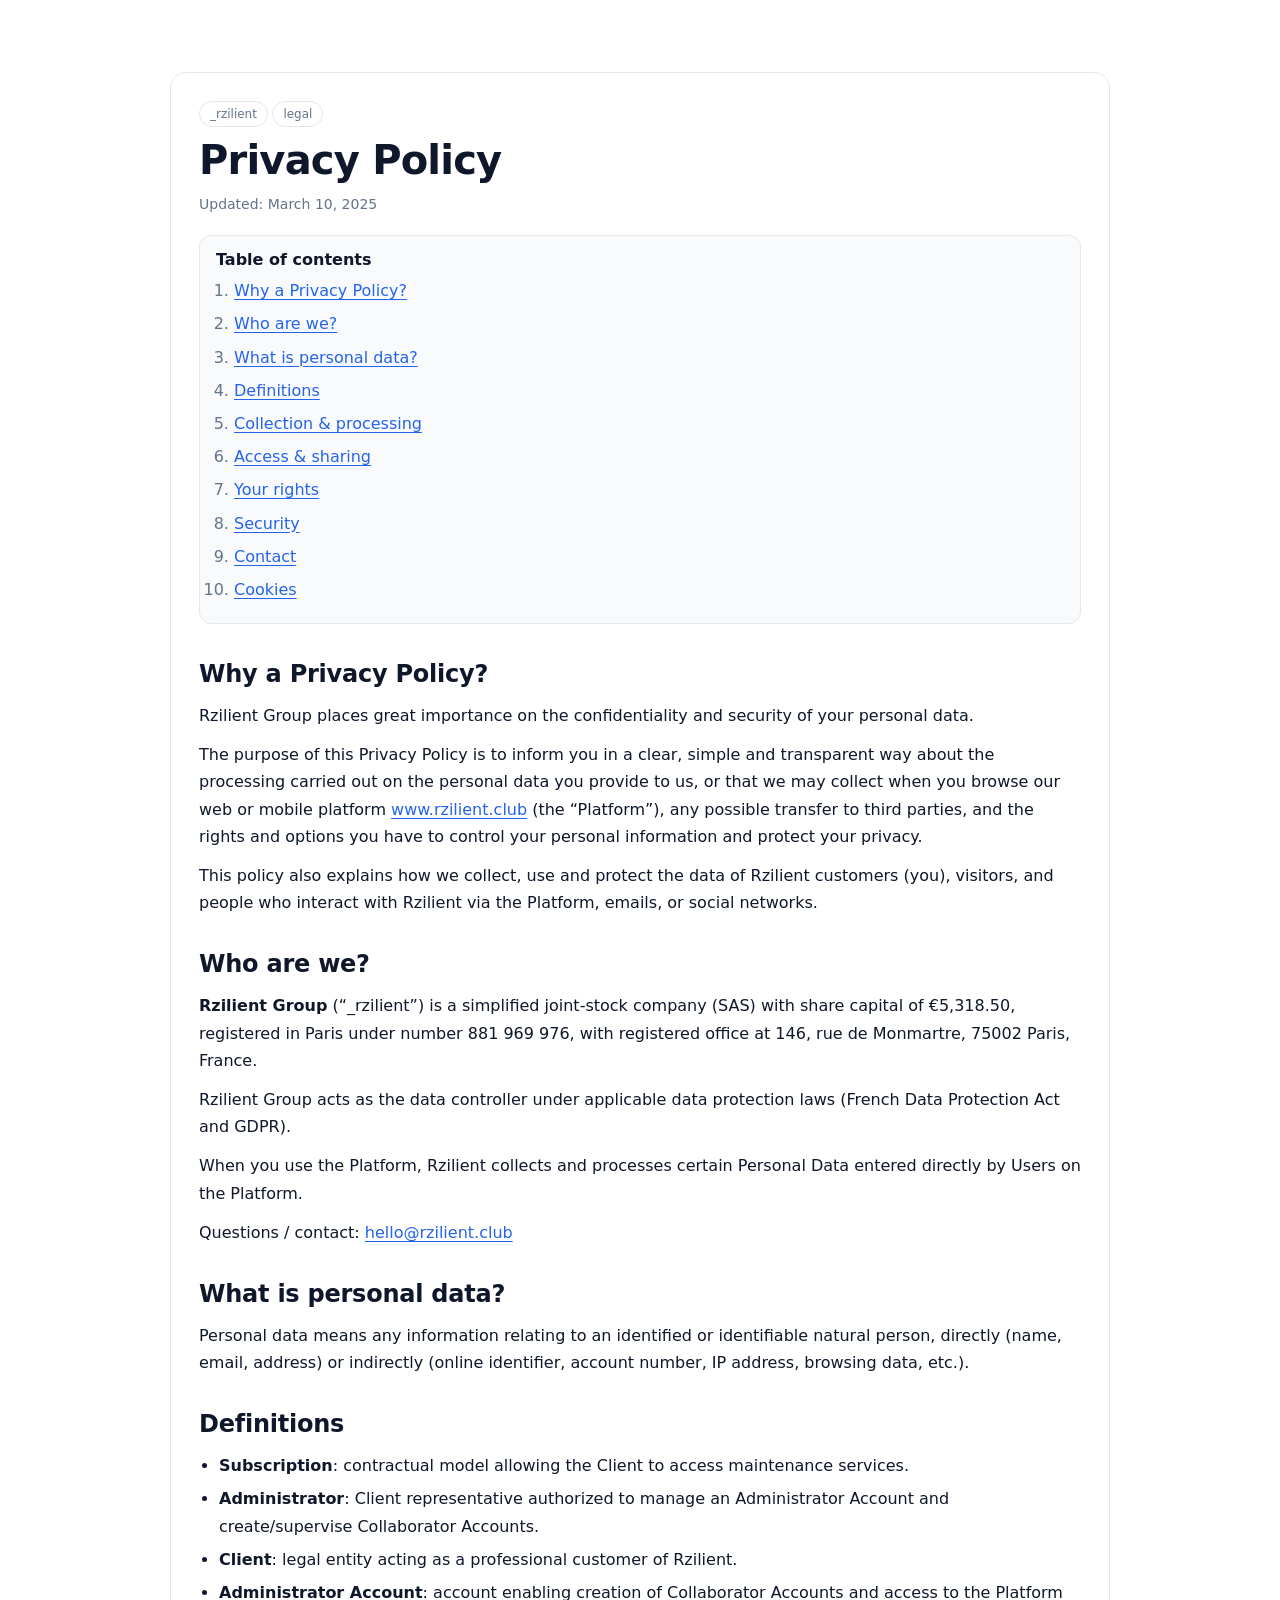
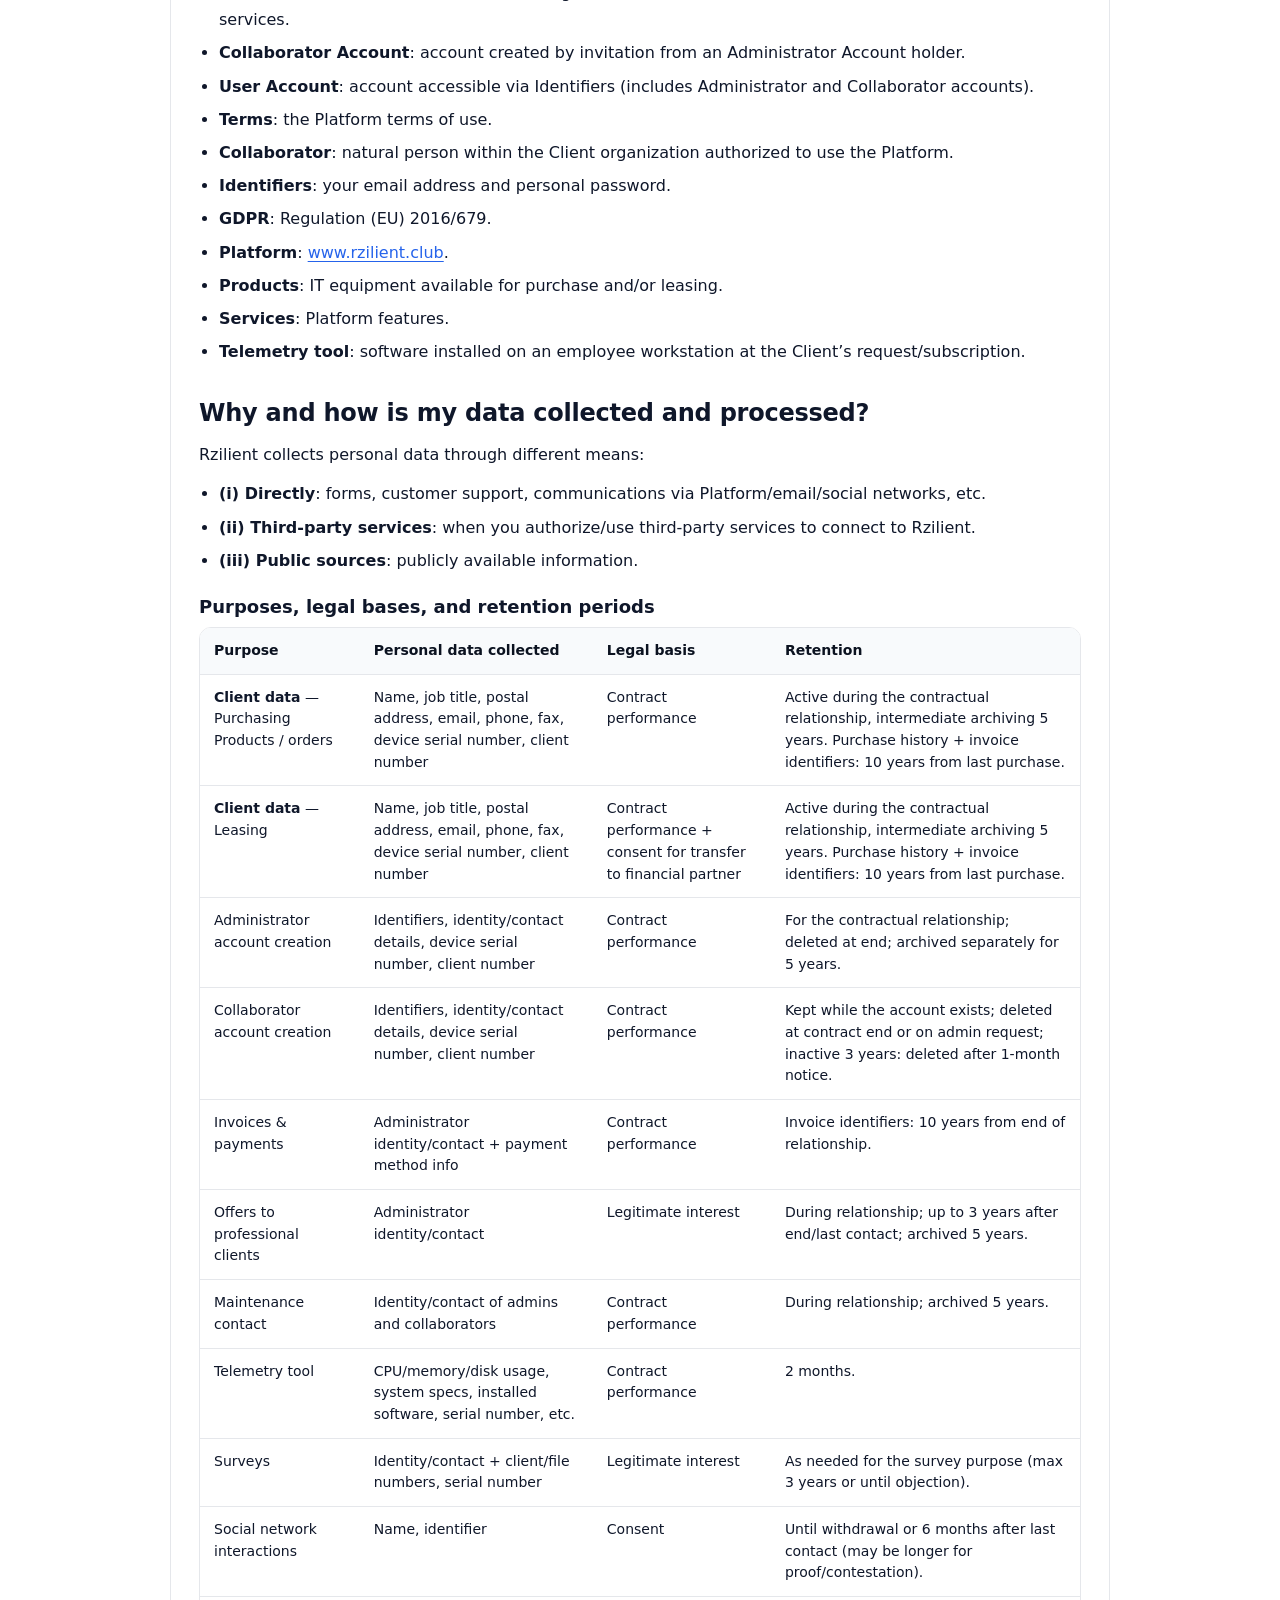
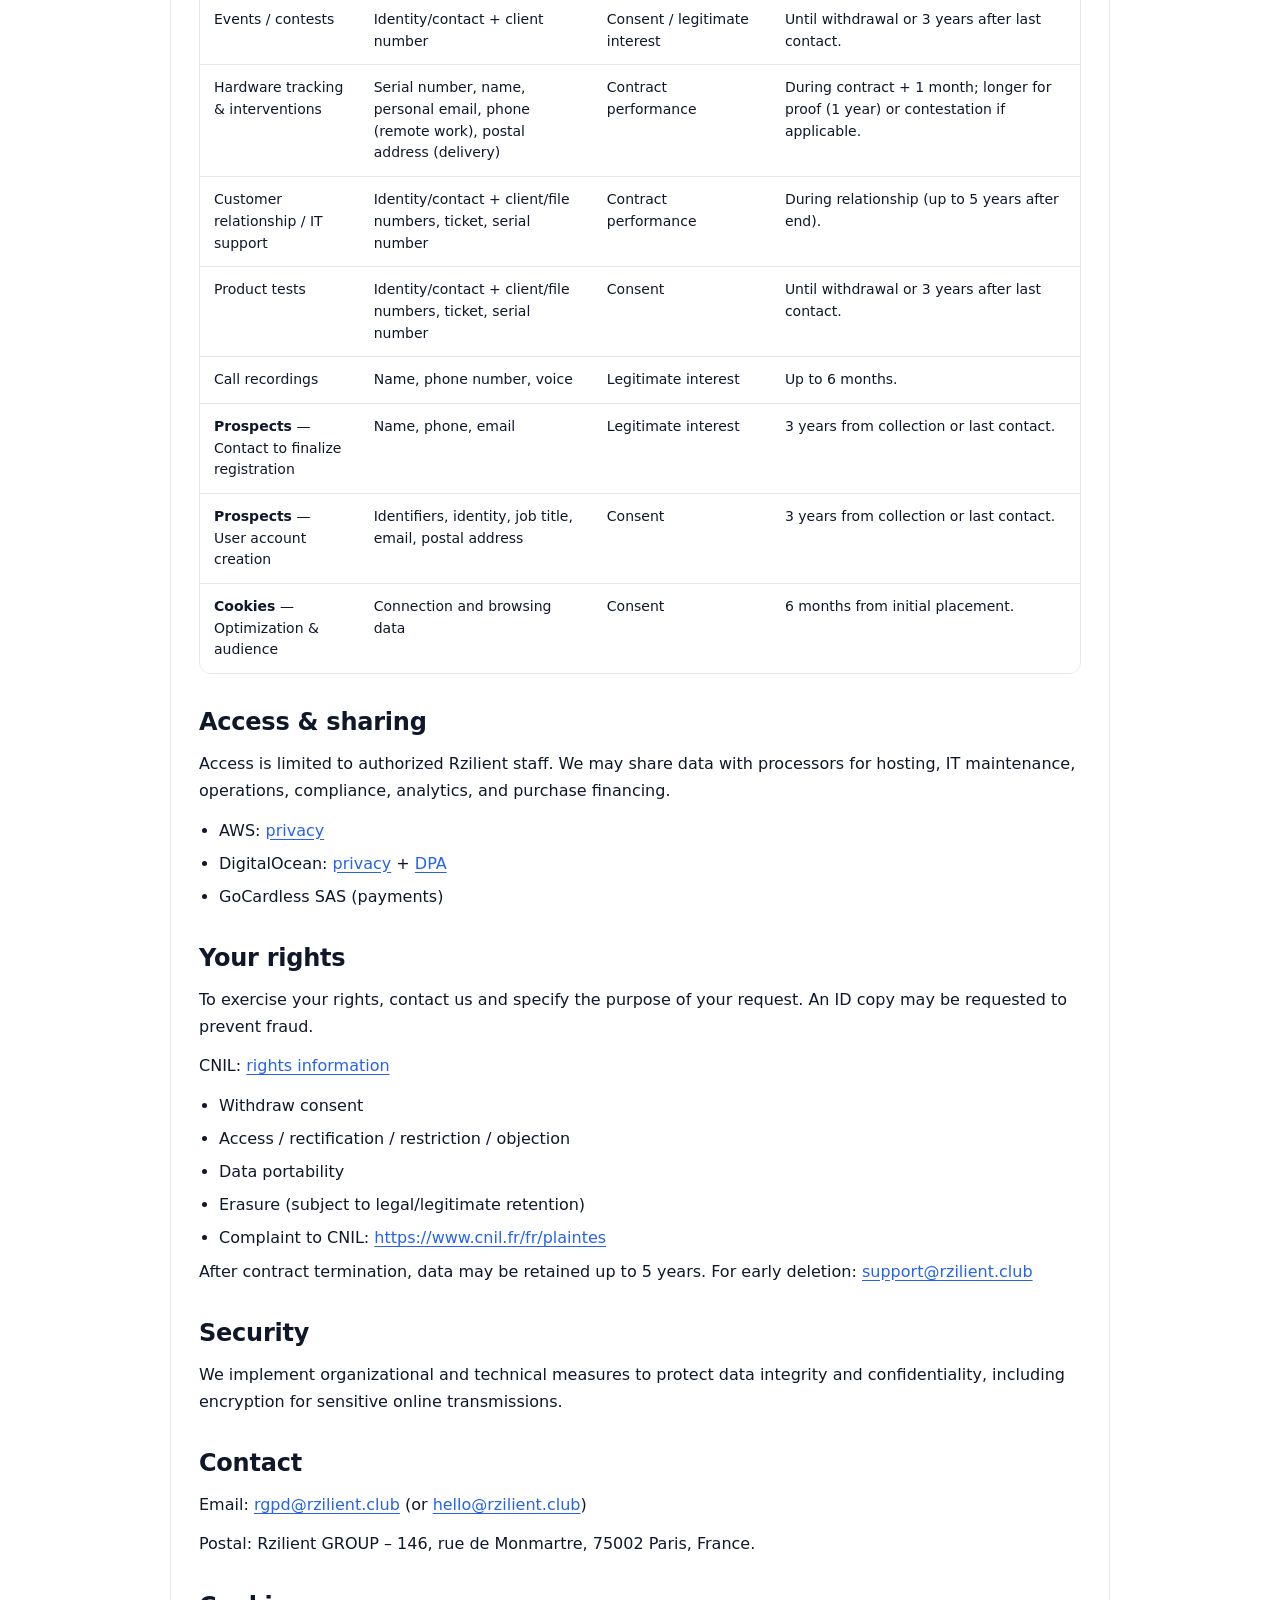
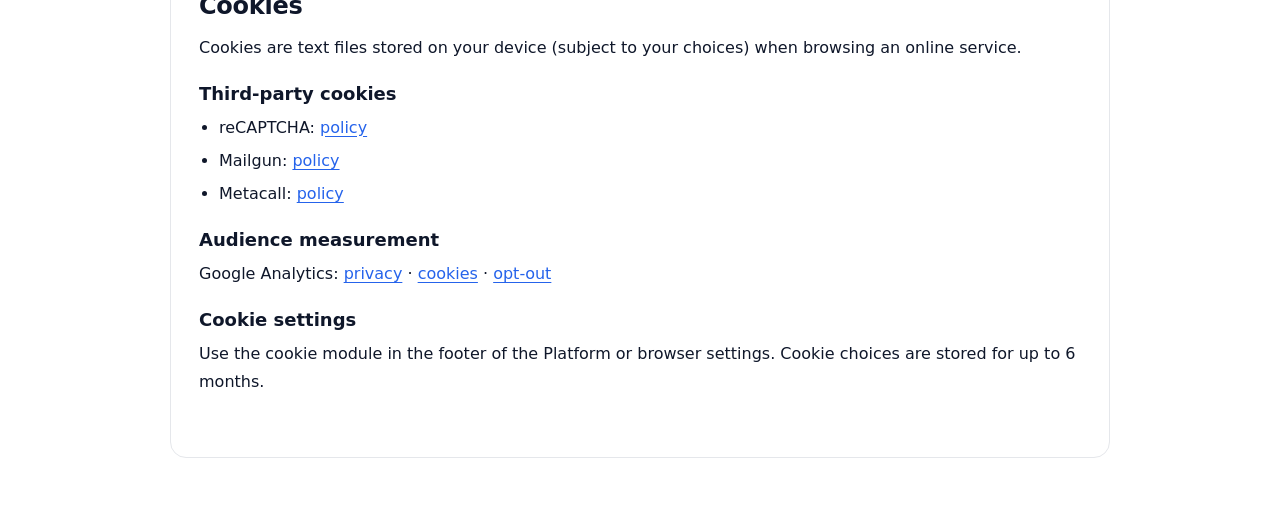
<file: terms-of-service-en.html>
<!doctype html>
<html lang="en">
<head>
  <meta charset="utf-8" />
  <meta name="viewport" content="width=device-width,initial-scale=1" />
  <title>Privacy Policy – _rzilient</title>
  <meta name="description" content="Privacy Policy – Rzilient" />
  <link rel="stylesheet" href="css/privacy-policy.css" />
</head>
<body>
  <main class="legal-page">
    <article class="legal-card">
      <header class="legal-header">
        <p class="kicker"><span class="badge">_rzilient</span> <span class="badge">legal</span></p>
        <h1>Privacy Policy</h1>
        <p class="updated-at">Updated: March 10, 2025</p>

        <nav class="toc" aria-label="Table of contents">
          <strong>Table of contents</strong>
          <ol>
            <li><a href="#why">Why a Privacy Policy?</a></li>
            <li><a href="#who">Who are we?</a></li>
            <li><a href="#what">What is personal data?</a></li>
            <li><a href="#definitions">Definitions</a></li>
            <li><a href="#collection">Collection & processing</a></li>
            <li><a href="#access">Access & sharing</a></li>
            <li><a href="#rights">Your rights</a></li>
            <li><a href="#security">Security</a></li>
            <li><a href="#contact">Contact</a></li>
            <li><a href="#cookies">Cookies</a></li>
          </ol>
        </nav>
      </header>


<section id="why">
  <h2>Why a Privacy Policy?</h2>
  <p>Rzilient Group places great importance on the confidentiality and security of your personal data.</p>
  <p>
    The purpose of this Privacy Policy is to inform you in a clear, simple and transparent way about the processing carried out on the personal data you provide to us,
    or that we may collect when you browse our web or mobile platform
    <a href="https://www.rzilient.club/" target="_blank" rel="noreferrer">www.rzilient.club</a> (the “Platform”),
    any possible transfer to third parties, and the rights and options you have to control your personal information and protect your privacy.
  </p>
  <p>
    This policy also explains how we collect, use and protect the data of Rzilient customers (you), visitors, and people who interact with Rzilient via the Platform,
    emails, or social networks.
  </p>
</section>

<section id="who">
  <h2>Who are we?</h2>
  <p>
    <strong>Rzilient Group</strong> (“_rzilient”) is a simplified joint-stock company (SAS) with share capital of €5,318.50,
    registered in Paris under number 881 969 976, with registered office at 146, rue de Monmartre, 75002 Paris, France.
  </p>
  <p>
    Rzilient Group acts as the data controller under applicable data protection laws (French Data Protection Act and GDPR).
  </p>
  <p>
    When you use the Platform, Rzilient collects and processes certain Personal Data entered directly by Users on the Platform.
  </p>
  <p>Questions / contact: <a href="mailto:hello@rzilient.club">hello@rzilient.club</a></p>
</section>

<section id="what">
  <h2>What is personal data?</h2>
  <p>
    Personal data means any information relating to an identified or identifiable natural person, directly (name, email, address) or indirectly
    (online identifier, account number, IP address, browsing data, etc.).
  </p>
</section>

<section id="definitions">
  <h2>Definitions</h2>
  <ul>
    <li><strong>Subscription</strong>: contractual model allowing the Client to access maintenance services.</li>
    <li><strong>Administrator</strong>: Client representative authorized to manage an Administrator Account and create/supervise Collaborator Accounts.</li>
    <li><strong>Client</strong>: legal entity acting as a professional customer of Rzilient.</li>
    <li><strong>Administrator Account</strong>: account enabling creation of Collaborator Accounts and access to the Platform services.</li>
    <li><strong>Collaborator Account</strong>: account created by invitation from an Administrator Account holder.</li>
    <li><strong>User Account</strong>: account accessible via Identifiers (includes Administrator and Collaborator accounts).</li>
    <li><strong>Terms</strong>: the Platform terms of use.</li>
    <li><strong>Collaborator</strong>: natural person within the Client organization authorized to use the Platform.</li>
    <li><strong>Identifiers</strong>: your email address and personal password.</li>
    <li><strong>GDPR</strong>: Regulation (EU) 2016/679.</li>
    <li><strong>Platform</strong>: <a href="https://www.rzilient.club/" target="_blank" rel="noreferrer">www.rzilient.club</a>.</li>
    <li><strong>Products</strong>: IT equipment available for purchase and/or leasing.</li>
    <li><strong>Services</strong>: Platform features.</li>
    <li><strong>Telemetry tool</strong>: software installed on an employee workstation at the Client’s request/subscription.</li>
  </ul>
</section>

<section id="collection">
  <h2>Why and how is my data collected and processed?</h2>
  <p>Rzilient collects personal data through different means:</p>
  <ul>
    <li><strong>(i) Directly</strong>: forms, customer support, communications via Platform/email/social networks, etc.</li>
    <li><strong>(ii) Third-party services</strong>: when you authorize/use third-party services to connect to Rzilient.</li>
    <li><strong>(iii) Public sources</strong>: publicly available information.</li>
  </ul>

  <h3>Purposes, legal bases, and retention periods</h3>

  <div class="table-wrapper" role="region" aria-label="Processing table">
    <table>
      <thead>
        <tr>
          <th>Purpose</th>
          <th>Personal data collected</th>
          <th>Legal basis</th>
          <th>Retention</th>
        </tr>
      </thead>
      <tbody>
        <tr>
          <td><strong>Client data</strong> — Purchasing Products / orders</td>
          <td>Name, job title, postal address, email, phone, fax, device serial number, client number</td>
          <td>Contract performance</td>
          <td>Active during the contractual relationship, intermediate archiving 5 years. Purchase history + invoice identifiers: 10 years from last purchase.</td>
        </tr>
        <tr>
          <td><strong>Client data</strong> — Leasing</td>
          <td>Name, job title, postal address, email, phone, fax, device serial number, client number</td>
          <td>Contract performance + consent for transfer to financial partner</td>
          <td>Active during the contractual relationship, intermediate archiving 5 years. Purchase history + invoice identifiers: 10 years from last purchase.</td>
        </tr>
        <tr>
          <td>Administrator account creation</td>
          <td>Identifiers, identity/contact details, device serial number, client number</td>
          <td>Contract performance</td>
          <td>For the contractual relationship; deleted at end; archived separately for 5 years.</td>
        </tr>
        <tr>
          <td>Collaborator account creation</td>
          <td>Identifiers, identity/contact details, device serial number, client number</td>
          <td>Contract performance</td>
          <td>Kept while the account exists; deleted at contract end or on admin request; inactive 3 years: deleted after 1‑month notice.</td>
        </tr>
        <tr>
          <td>Invoices & payments</td>
          <td>Administrator identity/contact + payment method info</td>
          <td>Contract performance</td>
          <td>Invoice identifiers: 10 years from end of relationship.</td>
        </tr>
        <tr>
          <td>Offers to professional clients</td>
          <td>Administrator identity/contact</td>
          <td>Legitimate interest</td>
          <td>During relationship; up to 3 years after end/last contact; archived 5 years.</td>
        </tr>
        <tr>
          <td>Maintenance contact</td>
          <td>Identity/contact of admins and collaborators</td>
          <td>Contract performance</td>
          <td>During relationship; archived 5 years.</td>
        </tr>
        <tr>
          <td>Telemetry tool</td>
          <td>CPU/memory/disk usage, system specs, installed software, serial number, etc.</td>
          <td>Contract performance</td>
          <td>2 months.</td>
        </tr>
        <tr>
          <td>Surveys</td>
          <td>Identity/contact + client/file numbers, serial number</td>
          <td>Legitimate interest</td>
          <td>As needed for the survey purpose (max 3 years or until objection).</td>
        </tr>
        <tr>
          <td>Social network interactions</td>
          <td>Name, identifier</td>
          <td>Consent</td>
          <td>Until withdrawal or 6 months after last contact (may be longer for proof/contestation).</td>
        </tr>
        <tr>
          <td>Events / contests</td>
          <td>Identity/contact + client number</td>
          <td>Consent / legitimate interest</td>
          <td>Until withdrawal or 3 years after last contact.</td>
        </tr>
        <tr>
          <td>Hardware tracking & interventions</td>
          <td>Serial number, name, personal email, phone (remote work), postal address (delivery)</td>
          <td>Contract performance</td>
          <td>During contract + 1 month; longer for proof (1 year) or contestation if applicable.</td>
        </tr>
        <tr>
          <td>Customer relationship / IT support</td>
          <td>Identity/contact + client/file numbers, ticket, serial number</td>
          <td>Contract performance</td>
          <td>During relationship (up to 5 years after end).</td>
        </tr>
        <tr>
          <td>Product tests</td>
          <td>Identity/contact + client/file numbers, ticket, serial number</td>
          <td>Consent</td>
          <td>Until withdrawal or 3 years after last contact.</td>
        </tr>
        <tr>
          <td>Call recordings</td>
          <td>Name, phone number, voice</td>
          <td>Legitimate interest</td>
          <td>Up to 6 months.</td>
        </tr>
        <tr>
          <td><strong>Prospects</strong> — Contact to finalize registration</td>
          <td>Name, phone, email</td>
          <td>Legitimate interest</td>
          <td>3 years from collection or last contact.</td>
        </tr>
        <tr>
          <td><strong>Prospects</strong> — User account creation</td>
          <td>Identifiers, identity, job title, email, postal address</td>
          <td>Consent</td>
          <td>3 years from collection or last contact.</td>
        </tr>
        <tr>
          <td><strong>Cookies</strong> — Optimization & audience</td>
          <td>Connection and browsing data</td>
          <td>Consent</td>
          <td>6 months from initial placement.</td>
        </tr>
      </tbody>
    </table>
  </div>
</section>

<section id="access">
  <h2>Access & sharing</h2>
  <p>Access is limited to authorized Rzilient staff. We may share data with processors for hosting, IT maintenance, operations, compliance, analytics, and purchase financing.</p>
  <ul>
    <li>AWS: <a href="https://aws.amazon.com/privacy/" target="_blank" rel="noreferrer">privacy</a></li>
    <li>DigitalOcean: <a href="https://www.digitalocean.com/legal/privacy-policy" target="_blank" rel="noreferrer">privacy</a> + <a href="https://www.digitalocean.com/legal/data-processing-agreement/" target="_blank" rel="noreferrer">DPA</a></li>
    <li>GoCardless SAS (payments)</li>
  </ul>
</section>

<section id="rights">
  <h2>Your rights</h2>
  <p>To exercise your rights, contact us and specify the purpose of your request. An ID copy may be requested to prevent fraud.</p>
  <p>CNIL: <a href="https://www.cnil.fr/fr/les-droits-pour-maitriser-vos-donnees-personnelles" target="_blank" rel="noreferrer">rights information</a></p>
  <ul>
    <li>Withdraw consent</li>
    <li>Access / rectification / restriction / objection</li>
    <li>Data portability</li>
    <li>Erasure (subject to legal/legitimate retention)</li>
    <li>Complaint to CNIL: <a href="https://www.cnil.fr/fr/plaintes" target="_blank" rel="noreferrer">https://www.cnil.fr/fr/plaintes</a></li>
  </ul>
  <p>After contract termination, data may be retained up to 5 years. For early deletion: <a href="mailto:support@rzilient.club">support@rzilient.club</a></p>
</section>

<section id="security">
  <h2>Security</h2>
  <p>We implement organizational and technical measures to protect data integrity and confidentiality, including encryption for sensitive online transmissions.</p>
</section>

<section id="contact">
  <h2>Contact</h2>
  <p>Email: <a href="mailto:rgpd@rzilient.club">rgpd@rzilient.club</a> (or <a href="mailto:hello@rzilient.club">hello@rzilient.club</a>)</p>
  <p>Postal: Rzilient GROUP – 146, rue de Monmartre, 75002 Paris, France.</p>
</section>

<section id="cookies">
  <h2>Cookies</h2>
  <p>Cookies are text files stored on your device (subject to your choices) when browsing an online service.</p>
  <h3>Third‑party cookies</h3>
  <ul>
    <li>reCAPTCHA: <a href="https://policies.google.com/privacy?hl=fr" target="_blank" rel="noreferrer">policy</a></li>
    <li>Mailgun: <a href="https://www.mailgun.com/legal/privacy-policy/" target="_blank" rel="noreferrer">policy</a></li>
    <li>Metacall: <a href="https://metacall.io/privacy-policy/" target="_blank" rel="noreferrer">policy</a></li>
  </ul>
  <h3>Audience measurement</h3>
  <p>
    Google Analytics:
    <a href="https://policies.google.com/privacy?hl=fr&gl=fr" target="_blank" rel="noreferrer">privacy</a> ·
    <a href="https://policies.google.com/technologies/cookies?hl=fr&gl=fr" target="_blank" rel="noreferrer">cookies</a> ·
    <a href="https://chrome.google.com/webstore/detail/google-analytics-opt-out/fllaojicojecljbmefodhfapmkghcbnh?hl=fr" target="_blank" rel="noreferrer">opt‑out</a>
  </p>
  <h3>Cookie settings</h3>
  <p>Use the cookie module in the footer of the Platform or browser settings. Cookie choices are stored for up to 6 months.</p>
</section>
    </article>
  </main>
</body>
</html>
</file>
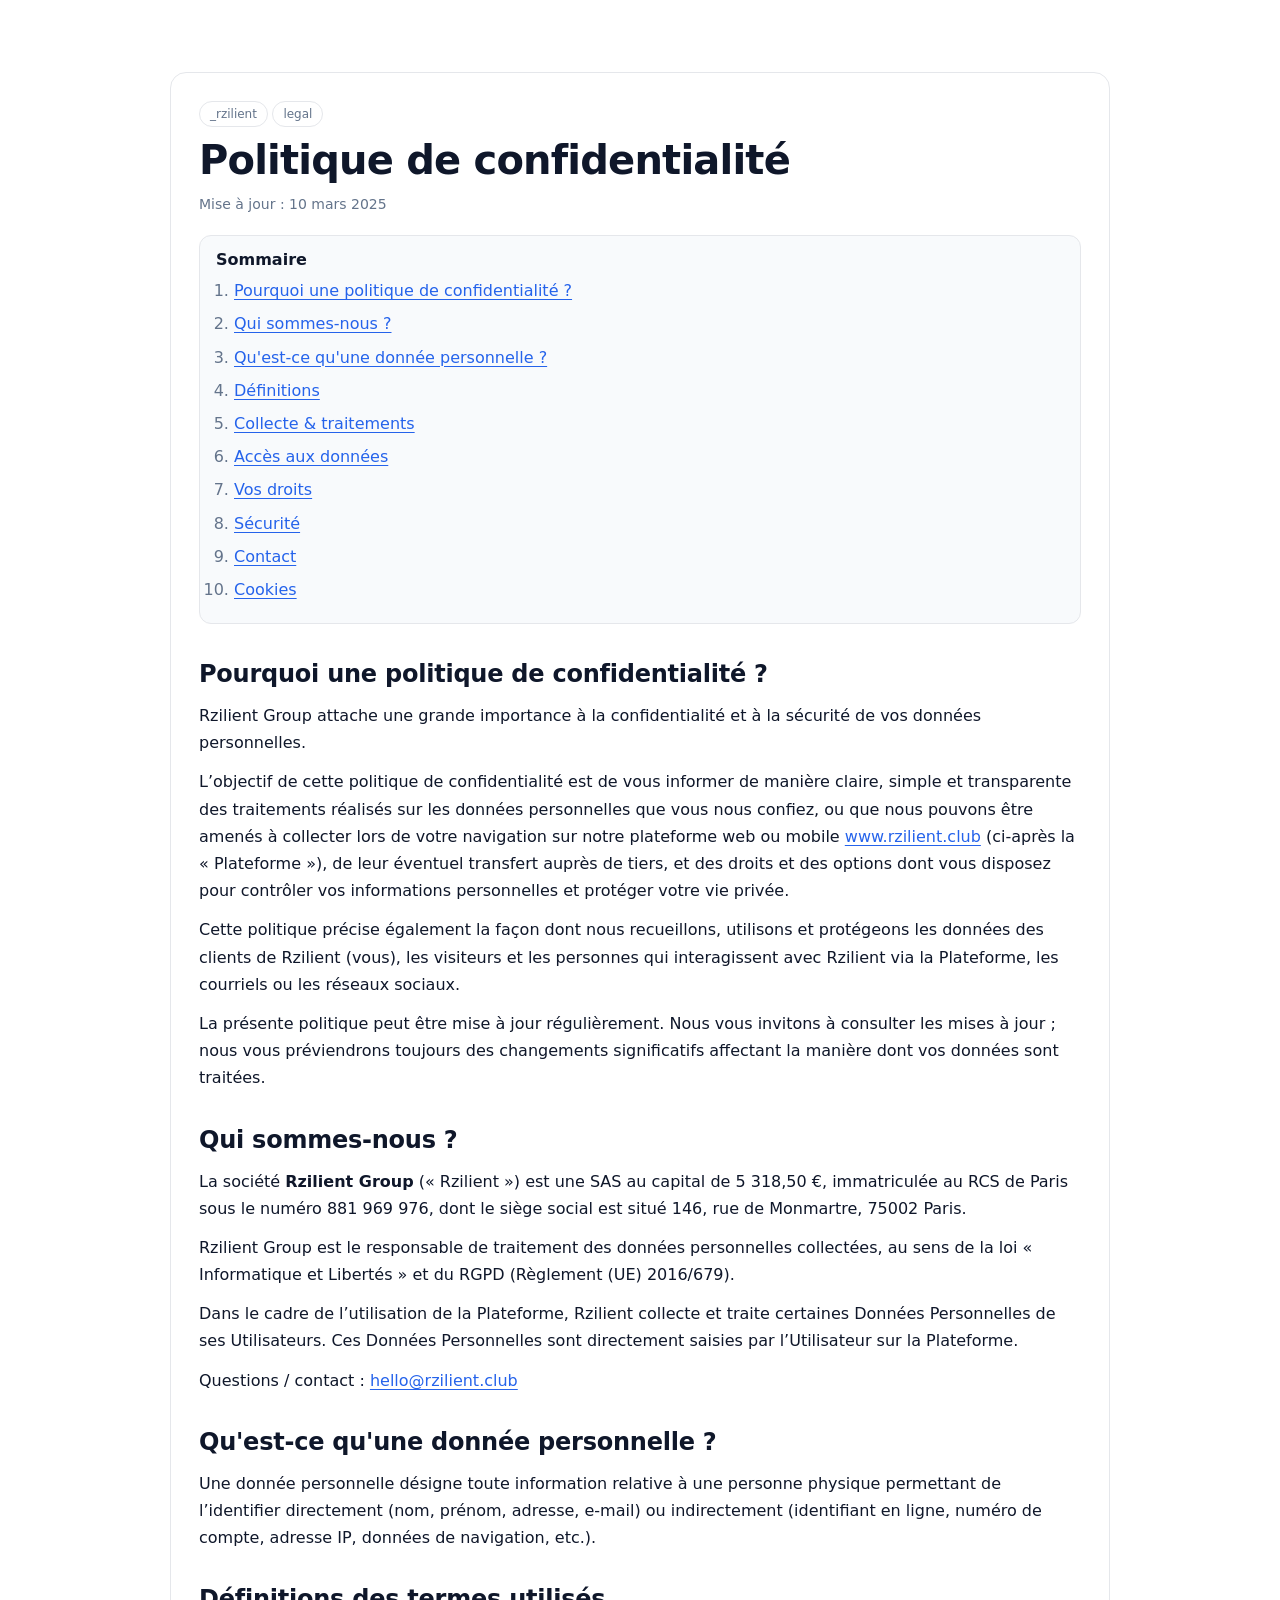
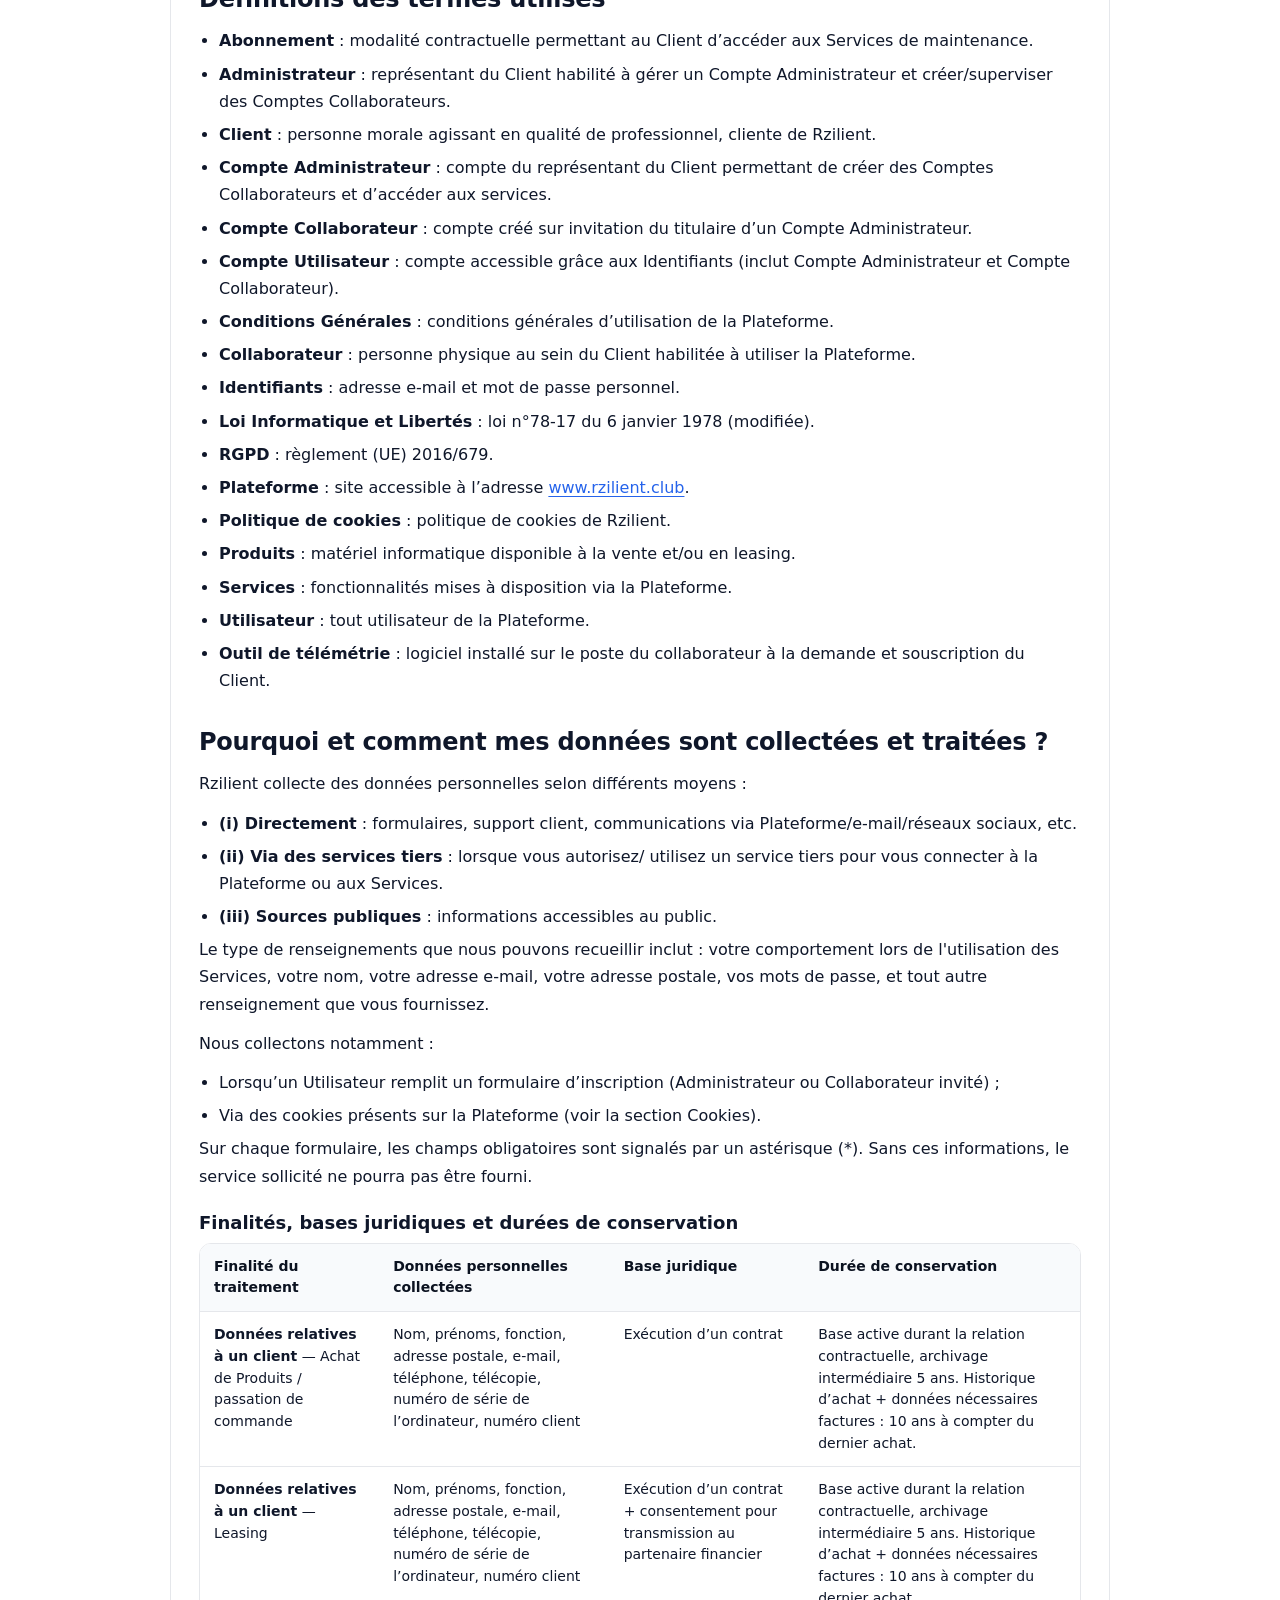
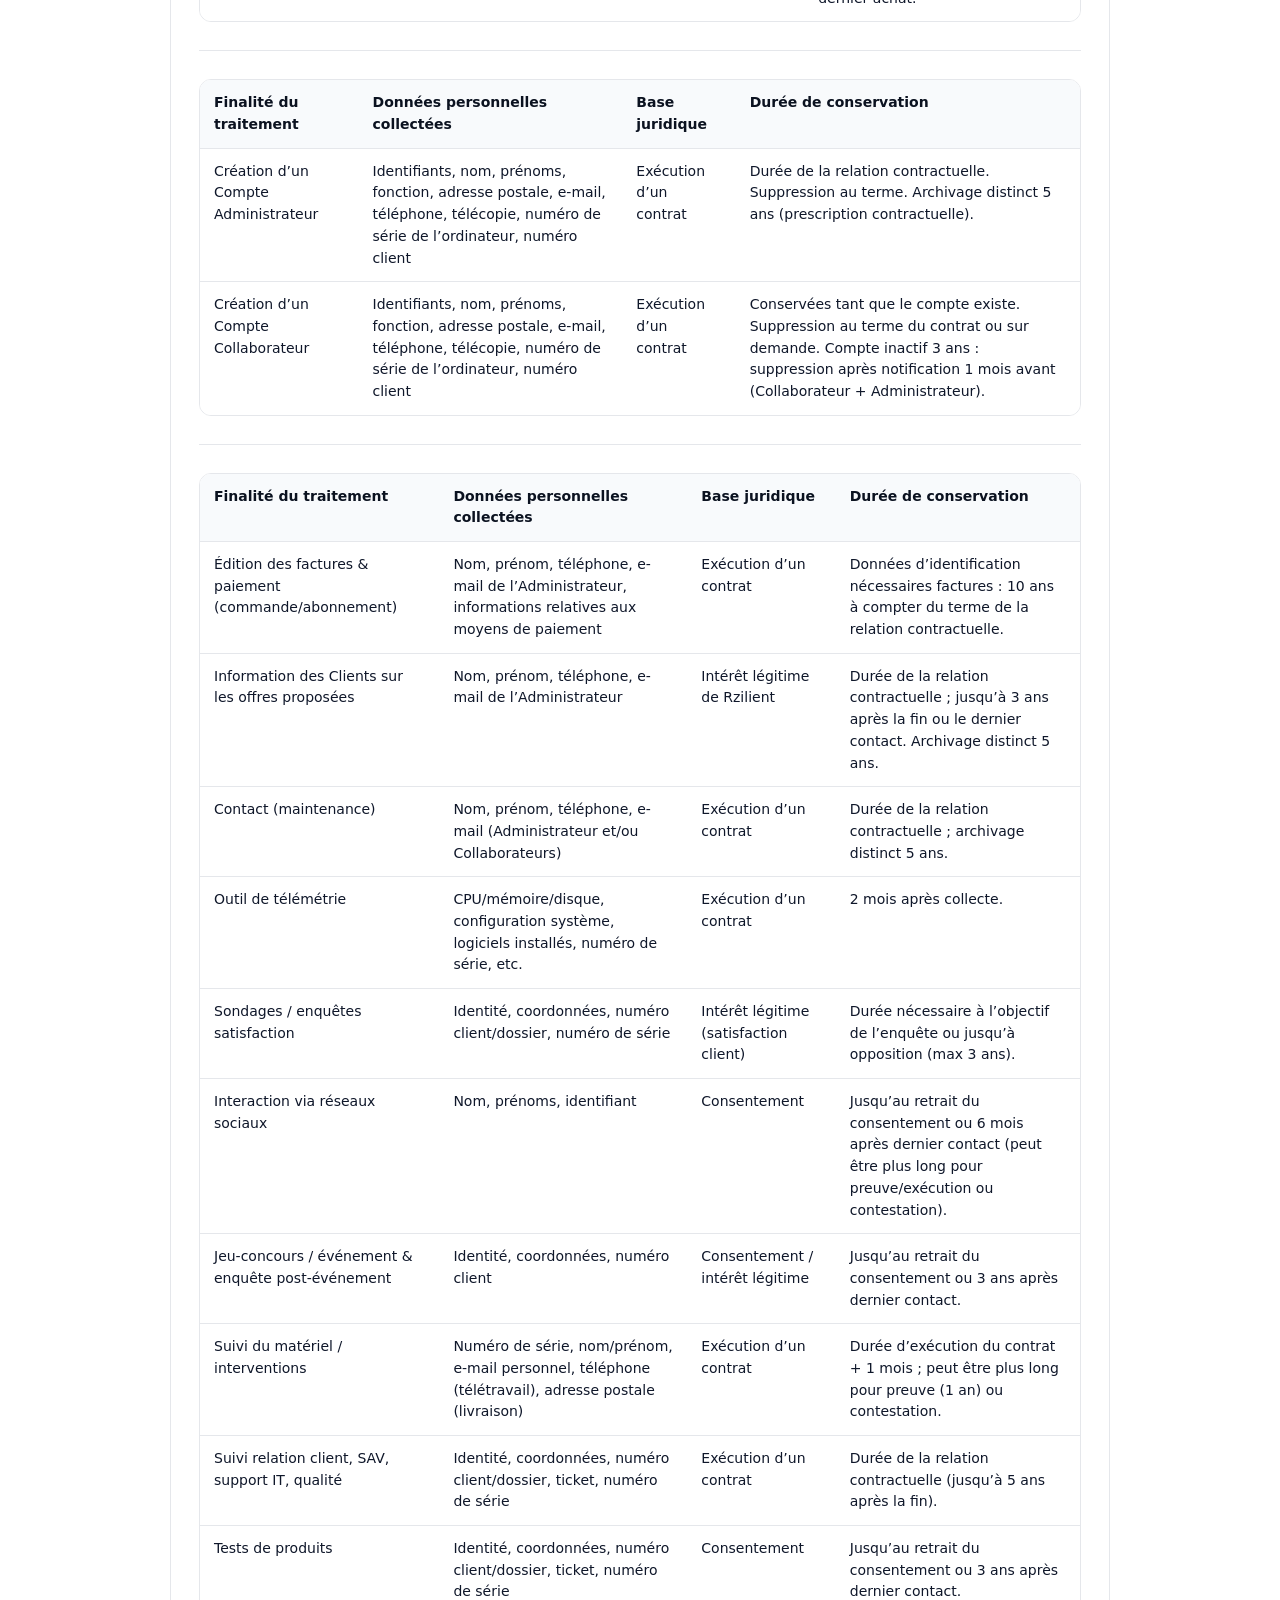
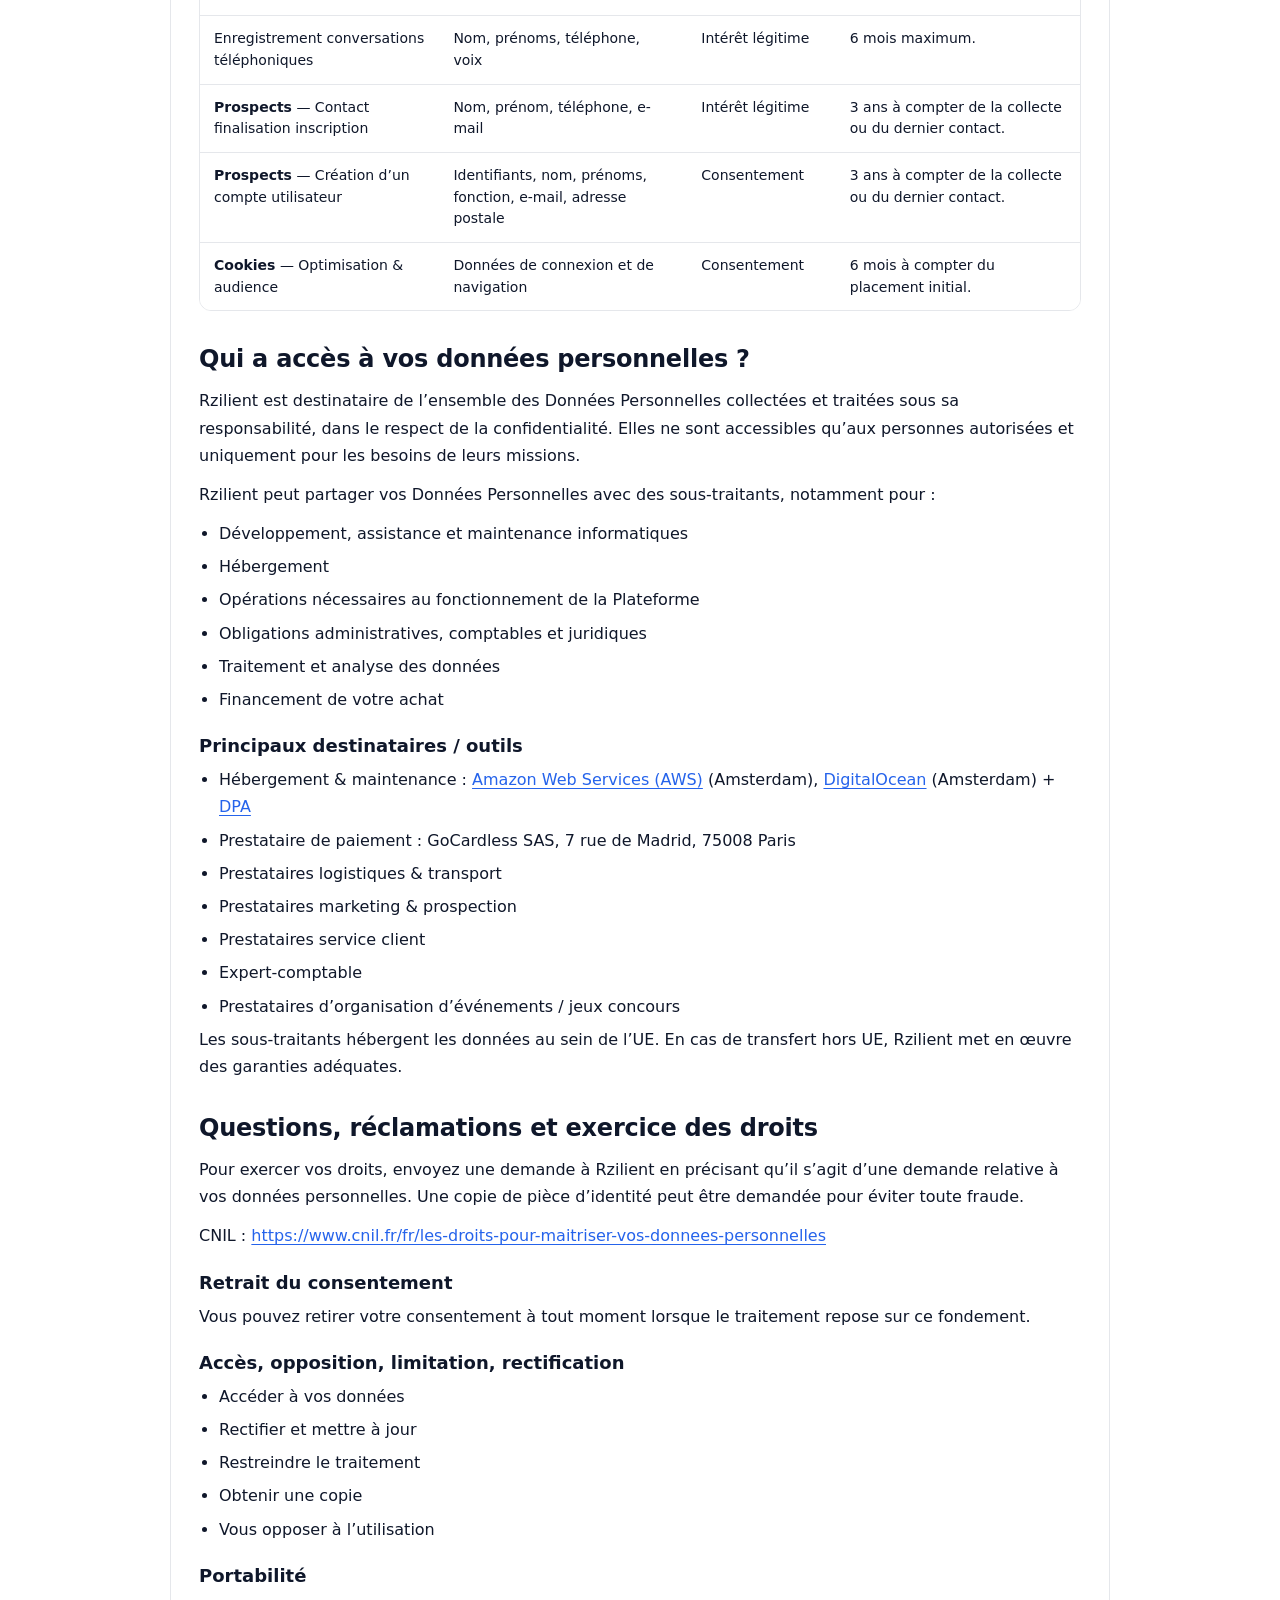
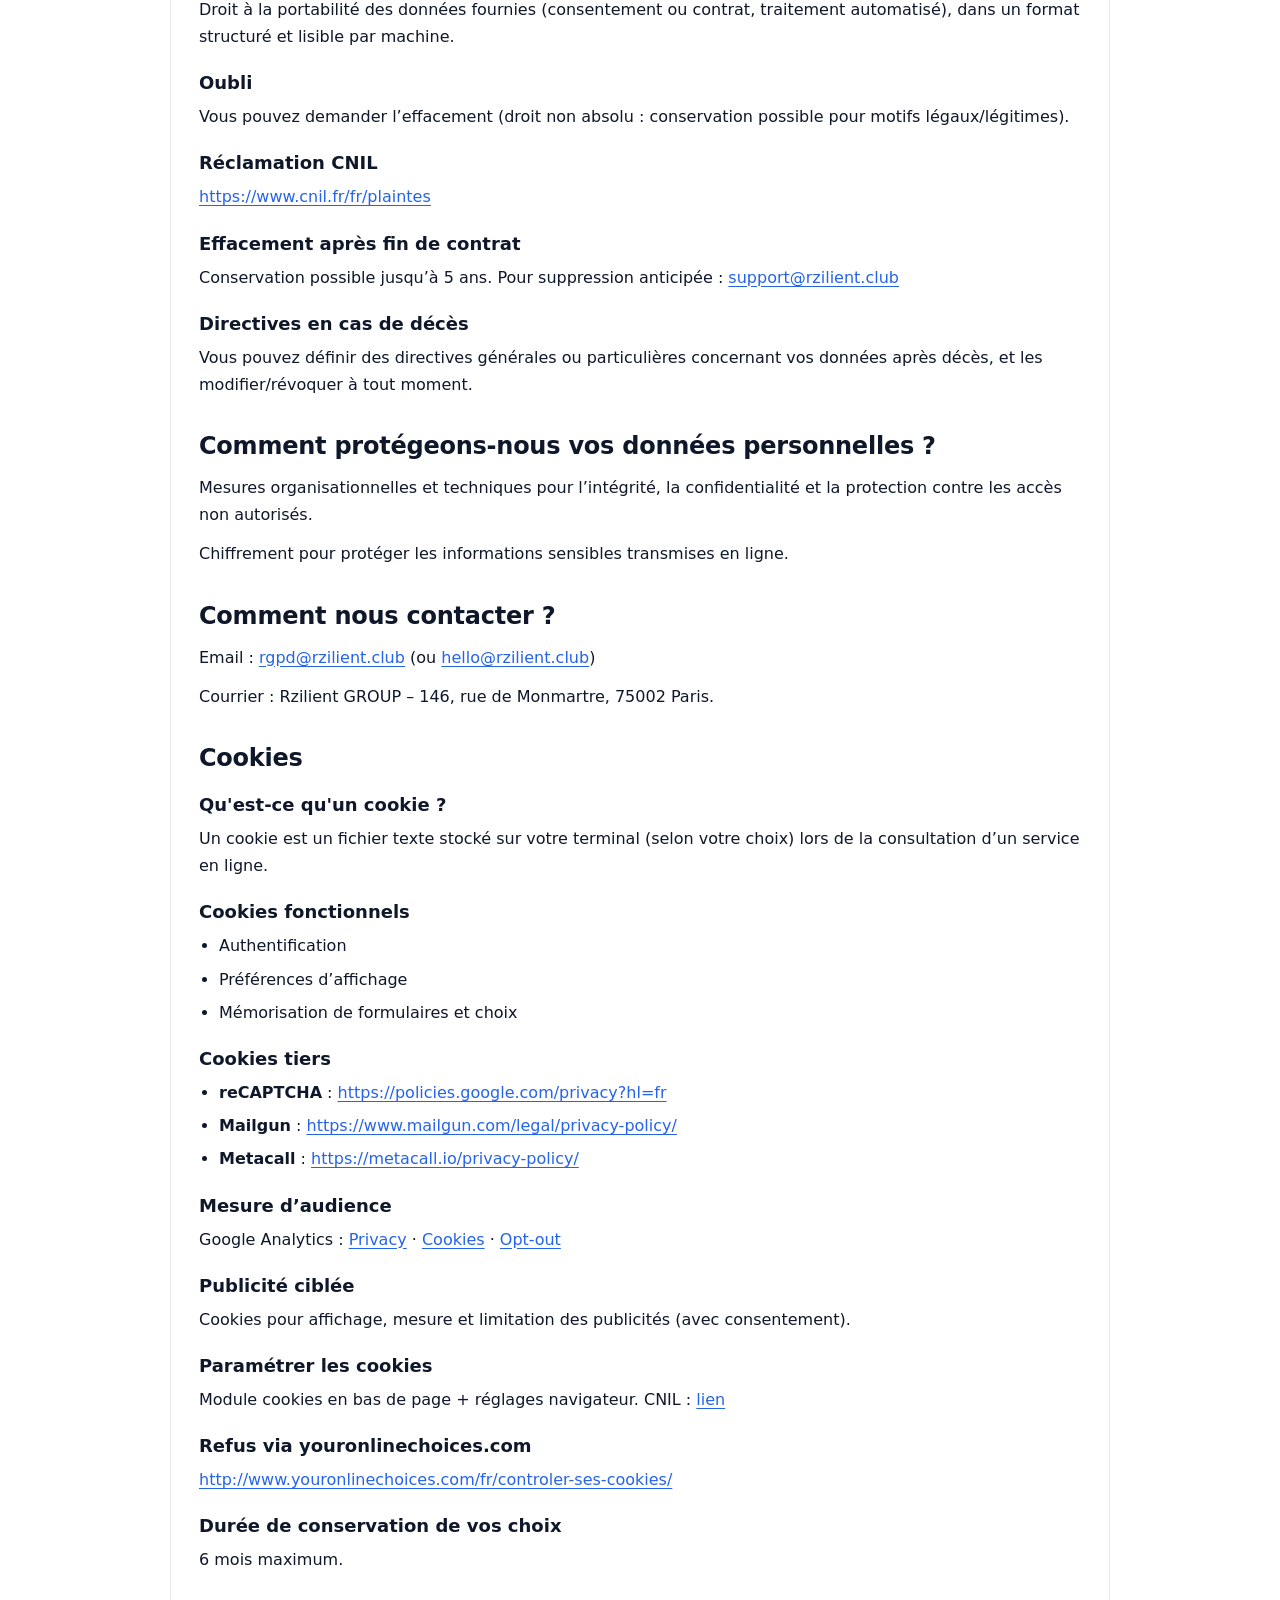
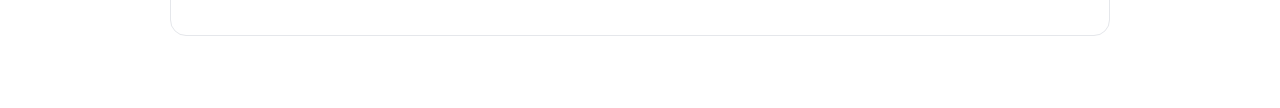
<file: terms-of-service-fr.html>
<!doctype html>
<html lang="fr">
<head>
  <meta charset="utf-8" />
  <meta name="viewport" content="width=device-width,initial-scale=1" />
  <title>Politique de confidentialité – _rzilient</title>
  <meta name="description" content="Politique de confidentialité – Rzilient" />
  <link rel="stylesheet" href="css/privacy-policy.css" />
</head>
<body>
  <main class="legal-page">
    <article class="legal-card">
      <header class="legal-header">
        <p class="kicker"><span class="badge">_rzilient</span> <span class="badge">legal</span></p>
        <h1>Politique de confidentialité</h1>
        <p class="updated-at">Mise à jour : 10 mars 2025</p>

        <nav class="toc" aria-label="Sommaire">
          <strong>Sommaire</strong>
          <ol>
            <li><a href="#why">Pourquoi une politique de confidentialité ?</a></li>
            <li><a href="#who">Qui sommes-nous ?</a></li>
            <li><a href="#what">Qu'est-ce qu'une donnée personnelle ?</a></li>
            <li><a href="#definitions">Définitions</a></li>
            <li><a href="#collection">Collecte & traitements</a></li>
            <li><a href="#access">Accès aux données</a></li>
            <li><a href="#rights">Vos droits</a></li>
            <li><a href="#security">Sécurité</a></li>
            <li><a href="#contact">Contact</a></li>
            <li><a href="#cookies">Cookies</a></li>
          </ol>
        </nav>
      </header>


<section id="why">
  <h2>Pourquoi une politique de confidentialité ?</h2>
  <p>Rzilient Group attache une grande importance à la confidentialité et à la sécurité de vos données personnelles.</p>
  <p>
    L’objectif de cette politique de confidentialité est de vous informer de manière claire, simple et transparente des traitements réalisés
    sur les données personnelles que vous nous confiez, ou que nous pouvons être amenés à collecter lors de votre navigation sur notre plateforme
    web ou mobile <a href="https://www.rzilient.club/" target="_blank" rel="noreferrer">www.rzilient.club</a> (ci-après la « Plateforme »),
    de leur éventuel transfert auprès de tiers, et des droits et des options dont vous disposez pour contrôler vos informations personnelles et protéger votre vie privée.
  </p>
  <p>
    Cette politique précise également la façon dont nous recueillons, utilisons et protégeons les données des clients de Rzilient (vous),
    les visiteurs et les personnes qui interagissent avec Rzilient via la Plateforme, les courriels ou les réseaux sociaux.
  </p>
  <p>
    La présente politique peut être mise à jour régulièrement. Nous vous invitons à consulter les mises à jour ; nous vous préviendrons toujours
    des changements significatifs affectant la manière dont vos données sont traitées.
  </p>
</section>

<section id="who">
  <h2>Qui sommes-nous ?</h2>
  <p>
    La société <strong>Rzilient Group</strong> (« Rzilient ») est une SAS au capital de 5 318,50 €, immatriculée au RCS de Paris sous le numéro 881 969 976,
    dont le siège social est situé 146, rue de Monmartre, 75002 Paris.
  </p>
  <p>
    Rzilient Group est le responsable de traitement des données personnelles collectées, au sens de la loi « Informatique et Libertés »
    et du RGPD (Règlement (UE) 2016/679).
  </p>
  <p>
    Dans le cadre de l’utilisation de la Plateforme, Rzilient collecte et traite certaines Données Personnelles de ses Utilisateurs.
    Ces Données Personnelles sont directement saisies par l’Utilisateur sur la Plateforme.
  </p>
  <p>
    Questions / contact : <a href="mailto:hello@rzilient.club">hello@rzilient.club</a>
  </p>
</section>

<section id="what">
  <h2>Qu'est-ce qu'une donnée personnelle ?</h2>
  <p>
    Une donnée personnelle désigne toute information relative à une personne physique permettant de l’identifier directement
    (nom, prénom, adresse, e-mail) ou indirectement (identifiant en ligne, numéro de compte, adresse IP, données de navigation, etc.).
  </p>
</section>

<section id="definitions">
  <h2>Définitions des termes utilisés</h2>
  <ul>
    <li><strong>Abonnement</strong> : modalité contractuelle permettant au Client d’accéder aux Services de maintenance.</li>
    <li><strong>Administrateur</strong> : représentant du Client habilité à gérer un Compte Administrateur et créer/superviser des Comptes Collaborateurs.</li>
    <li><strong>Client</strong> : personne morale agissant en qualité de professionnel, cliente de Rzilient.</li>
    <li><strong>Compte Administrateur</strong> : compte du représentant du Client permettant de créer des Comptes Collaborateurs et d’accéder aux services.</li>
    <li><strong>Compte Collaborateur</strong> : compte créé sur invitation du titulaire d’un Compte Administrateur.</li>
    <li><strong>Compte Utilisateur</strong> : compte accessible grâce aux Identifiants (inclut Compte Administrateur et Compte Collaborateur).</li>
    <li><strong>Conditions Générales</strong> : conditions générales d’utilisation de la Plateforme.</li>
    <li><strong>Collaborateur</strong> : personne physique au sein du Client habilitée à utiliser la Plateforme.</li>
    <li><strong>Identifiants</strong> : adresse e-mail et mot de passe personnel.</li>
    <li><strong>Loi Informatique et Libertés</strong> : loi n°78-17 du 6 janvier 1978 (modifiée).</li>
    <li><strong>RGPD</strong> : règlement (UE) 2016/679.</li>
    <li><strong>Plateforme</strong> : site accessible à l’adresse <a href="https://www.rzilient.club/" target="_blank" rel="noreferrer">www.rzilient.club</a>.</li>
    <li><strong>Politique de cookies</strong> : politique de cookies de Rzilient.</li>
    <li><strong>Produits</strong> : matériel informatique disponible à la vente et/ou en leasing.</li>
    <li><strong>Services</strong> : fonctionnalités mises à disposition via la Plateforme.</li>
    <li><strong>Utilisateur</strong> : tout utilisateur de la Plateforme.</li>
    <li><strong>Outil de télémétrie</strong> : logiciel installé sur le poste du collaborateur à la demande et souscription du Client.</li>
  </ul>
</section>

<section id="collection">
  <h2>Pourquoi et comment mes données sont collectées et traitées ?</h2>
  <p>Rzilient collecte des données personnelles selon différents moyens :</p>
  <ul>
    <li><strong>(i) Directement</strong> : formulaires, support client, communications via Plateforme/e-mail/réseaux sociaux, etc.</li>
    <li><strong>(ii) Via des services tiers</strong> : lorsque vous autorisez/ utilisez un service tiers pour vous connecter à la Plateforme ou aux Services.</li>
    <li><strong>(iii) Sources publiques</strong> : informations accessibles au public.</li>
  </ul>
  <p>
    Le type de renseignements que nous pouvons recueillir inclut : votre comportement lors de l'utilisation des Services, votre nom, votre adresse e-mail,
    votre adresse postale, vos mots de passe, et tout autre renseignement que vous fournissez.
  </p>
  <p>Nous collectons notamment :</p>
  <ul>
    <li>Lorsqu’un Utilisateur remplit un formulaire d’inscription (Administrateur ou Collaborateur invité) ;</li>
    <li>Via des cookies présents sur la Plateforme (voir la section Cookies).</li>
  </ul>
  <p>
    Sur chaque formulaire, les champs obligatoires sont signalés par un astérisque (*). Sans ces informations, le service sollicité ne pourra pas être fourni.
  </p>

  <h3>Finalités, bases juridiques et durées de conservation</h3>

  <div class="table-wrapper" role="region" aria-label="Tableau des traitements - clients (1)">
    <table>
      <thead>
        <tr>
          <th>Finalité du traitement</th>
          <th>Données personnelles collectées</th>
          <th>Base juridique</th>
          <th>Durée de conservation</th>
        </tr>
      </thead>
      <tbody>
        <tr>
          <td><strong>Données relatives à un client</strong> — Achat de Produits / passation de commande</td>
          <td>Nom, prénoms, fonction, adresse postale, e-mail, téléphone, télécopie, numéro de série de l’ordinateur, numéro client</td>
          <td>Exécution d’un contrat</td>
          <td>Base active durant la relation contractuelle, archivage intermédiaire 5 ans. Historique d’achat + données nécessaires factures : 10 ans à compter du dernier achat.</td>
        </tr>
        <tr>
          <td><strong>Données relatives à un client</strong> — Leasing</td>
          <td>Nom, prénoms, fonction, adresse postale, e-mail, téléphone, télécopie, numéro de série de l’ordinateur, numéro client</td>
          <td>Exécution d’un contrat + consentement pour transmission au partenaire financier</td>
          <td>Base active durant la relation contractuelle, archivage intermédiaire 5 ans. Historique d’achat + données nécessaires factures : 10 ans à compter du dernier achat.</td>
        </tr>
      </tbody>
    </table>
  </div>

  <div class="hr" aria-hidden="true"></div>

  <div class="table-wrapper" role="region" aria-label="Tableau des traitements - comptes">
    <table>
      <thead>
        <tr>
          <th>Finalité du traitement</th>
          <th>Données personnelles collectées</th>
          <th>Base juridique</th>
          <th>Durée de conservation</th>
        </tr>
      </thead>
      <tbody>
        <tr>
          <td>Création d’un Compte Administrateur</td>
          <td>Identifiants, nom, prénoms, fonction, adresse postale, e-mail, téléphone, télécopie, numéro de série de l’ordinateur, numéro client</td>
          <td>Exécution d’un contrat</td>
          <td>Durée de la relation contractuelle. Suppression au terme. Archivage distinct 5 ans (prescription contractuelle).</td>
        </tr>
        <tr>
          <td>Création d’un Compte Collaborateur</td>
          <td>Identifiants, nom, prénoms, fonction, adresse postale, e-mail, téléphone, télécopie, numéro de série de l’ordinateur, numéro client</td>
          <td>Exécution d’un contrat</td>
          <td>Conservées tant que le compte existe. Suppression au terme du contrat ou sur demande. Compte inactif 3 ans : suppression après notification 1 mois avant (Collaborateur + Administrateur).</td>
        </tr>
      </tbody>
    </table>
  </div>

  <div class="hr" aria-hidden="true"></div>

  <div class="table-wrapper" role="region" aria-label="Tableau des traitements - services">
    <table>
      <thead>
        <tr>
          <th>Finalité du traitement</th>
          <th>Données personnelles collectées</th>
          <th>Base juridique</th>
          <th>Durée de conservation</th>
        </tr>
      </thead>
      <tbody>
        <tr>
          <td>Édition des factures & paiement (commande/abonnement)</td>
          <td>Nom, prénom, téléphone, e-mail de l’Administrateur, informations relatives aux moyens de paiement</td>
          <td>Exécution d’un contrat</td>
          <td>Données d’identification nécessaires factures : 10 ans à compter du terme de la relation contractuelle.</td>
        </tr>
        <tr>
          <td>Information des Clients sur les offres proposées</td>
          <td>Nom, prénom, téléphone, e-mail de l’Administrateur</td>
          <td>Intérêt légitime de Rzilient</td>
          <td>Durée de la relation contractuelle ; jusqu’à 3 ans après la fin ou le dernier contact. Archivage distinct 5 ans.</td>
        </tr>
        <tr>
          <td>Contact (maintenance)</td>
          <td>Nom, prénom, téléphone, e-mail (Administrateur et/ou Collaborateurs)</td>
          <td>Exécution d’un contrat</td>
          <td>Durée de la relation contractuelle ; archivage distinct 5 ans.</td>
        </tr>
        <tr>
          <td>Outil de télémétrie</td>
          <td>CPU/mémoire/disque, configuration système, logiciels installés, numéro de série, etc.</td>
          <td>Exécution d’un contrat</td>
          <td>2 mois après collecte.</td>
        </tr>
        <tr>
          <td>Sondages / enquêtes satisfaction</td>
          <td>Identité, coordonnées, numéro client/dossier, numéro de série</td>
          <td>Intérêt légitime (satisfaction client)</td>
          <td>Durée nécessaire à l’objectif de l’enquête ou jusqu’à opposition (max 3 ans).</td>
        </tr>
        <tr>
          <td>Interaction via réseaux sociaux</td>
          <td>Nom, prénoms, identifiant</td>
          <td>Consentement</td>
          <td>Jusqu’au retrait du consentement ou 6 mois après dernier contact (peut être plus long pour preuve/exécution ou contestation).</td>
        </tr>
        <tr>
          <td>Jeu-concours / événement & enquête post-événement</td>
          <td>Identité, coordonnées, numéro client</td>
          <td>Consentement / intérêt légitime</td>
          <td>Jusqu’au retrait du consentement ou 3 ans après dernier contact.</td>
        </tr>
        <tr>
          <td>Suivi du matériel / interventions</td>
          <td>Numéro de série, nom/prénom, e-mail personnel, téléphone (télétravail), adresse postale (livraison)</td>
          <td>Exécution d’un contrat</td>
          <td>Durée d’exécution du contrat + 1 mois ; peut être plus long pour preuve (1 an) ou contestation.</td>
        </tr>
        <tr>
          <td>Suivi relation client, SAV, support IT, qualité</td>
          <td>Identité, coordonnées, numéro client/dossier, ticket, numéro de série</td>
          <td>Exécution d’un contrat</td>
          <td>Durée de la relation contractuelle (jusqu’à 5 ans après la fin).</td>
        </tr>
        <tr>
          <td>Tests de produits</td>
          <td>Identité, coordonnées, numéro client/dossier, ticket, numéro de série</td>
          <td>Consentement</td>
          <td>Jusqu’au retrait du consentement ou 3 ans après dernier contact.</td>
        </tr>
        <tr>
          <td>Enregistrement conversations téléphoniques</td>
          <td>Nom, prénoms, téléphone, voix</td>
          <td>Intérêt légitime</td>
          <td>6 mois maximum.</td>
        </tr>
        <tr>
          <td><strong>Prospects</strong> — Contact finalisation inscription</td>
          <td>Nom, prénom, téléphone, e-mail</td>
          <td>Intérêt légitime</td>
          <td>3 ans à compter de la collecte ou du dernier contact.</td>
        </tr>
        <tr>
          <td><strong>Prospects</strong> — Création d’un compte utilisateur</td>
          <td>Identifiants, nom, prénoms, fonction, e-mail, adresse postale</td>
          <td>Consentement</td>
          <td>3 ans à compter de la collecte ou du dernier contact.</td>
        </tr>
        <tr>
          <td><strong>Cookies</strong> — Optimisation & audience</td>
          <td>Données de connexion et de navigation</td>
          <td>Consentement</td>
          <td>6 mois à compter du placement initial.</td>
        </tr>
      </tbody>
    </table>
  </div>
</section>

<section id="access">
  <h2>Qui a accès à vos données personnelles ?</h2>
  <p>
    Rzilient est destinataire de l’ensemble des Données Personnelles collectées et traitées sous sa responsabilité, dans le respect de la confidentialité.
    Elles ne sont accessibles qu’aux personnes autorisées et uniquement pour les besoins de leurs missions.
  </p>
  <p>Rzilient peut partager vos Données Personnelles avec des sous-traitants, notamment pour :</p>
  <ul>
    <li>Développement, assistance et maintenance informatiques</li>
    <li>Hébergement</li>
    <li>Opérations nécessaires au fonctionnement de la Plateforme</li>
    <li>Obligations administratives, comptables et juridiques</li>
    <li>Traitement et analyse des données</li>
    <li>Financement de votre achat</li>
  </ul>
  <h3>Principaux destinataires / outils</h3>
  <ul>
    <li>
      Hébergement & maintenance :
      <a href="https://aws.amazon.com/privacy/" target="_blank" rel="noreferrer">Amazon Web Services (AWS)</a> (Amsterdam),
      <a href="https://www.digitalocean.com/legal/privacy-policy" target="_blank" rel="noreferrer">DigitalOcean</a> (Amsterdam) +
      <a href="https://www.digitalocean.com/legal/data-processing-agreement/" target="_blank" rel="noreferrer">DPA</a>
    </li>
    <li>Prestataire de paiement : GoCardless SAS, 7 rue de Madrid, 75008 Paris</li>
    <li>Prestataires logistiques & transport</li>
    <li>Prestataires marketing & prospection</li>
    <li>Prestataires service client</li>
    <li>Expert‑comptable</li>
    <li>Prestataires d’organisation d’événements / jeux concours</li>
  </ul>
  <p>
    Les sous-traitants hébergent les données au sein de l’UE. En cas de transfert hors UE, Rzilient met en œuvre des garanties adéquates.
  </p>
</section>

<section id="rights">
  <h2>Questions, réclamations et exercice des droits</h2>
  <p>
    Pour exercer vos droits, envoyez une demande à Rzilient en précisant qu’il s’agit d’une demande relative à vos données personnelles.
    Une copie de pièce d’identité peut être demandée pour éviter toute fraude.
  </p>
  <p>
    CNIL :
    <a href="https://www.cnil.fr/fr/les-droits-pour-maitriser-vos-donnees-personnelles" target="_blank" rel="noreferrer">
      https://www.cnil.fr/fr/les-droits-pour-maitriser-vos-donnees-personnelles
    </a>
  </p>

  <h3>Retrait du consentement</h3>
  <p>Vous pouvez retirer votre consentement à tout moment lorsque le traitement repose sur ce fondement.</p>

  <h3>Accès, opposition, limitation, rectification</h3>
  <ul>
    <li>Accéder à vos données</li>
    <li>Rectifier et mettre à jour</li>
    <li>Restreindre le traitement</li>
    <li>Obtenir une copie</li>
    <li>Vous opposer à l’utilisation</li>
  </ul>

  <h3>Portabilité</h3>
  <p>Droit à la portabilité des données fournies (consentement ou contrat, traitement automatisé), dans un format structuré et lisible par machine.</p>

  <h3>Oubli</h3>
  <p>Vous pouvez demander l’effacement (droit non absolu : conservation possible pour motifs légaux/légitimes).</p>

  <h3>Réclamation CNIL</h3>
  <p><a href="https://www.cnil.fr/fr/plaintes" target="_blank" rel="noreferrer">https://www.cnil.fr/fr/plaintes</a></p>

  <h3>Effacement après fin de contrat</h3>
  <p>Conservation possible jusqu’à 5 ans. Pour suppression anticipée : <a href="mailto:support@rzilient.club">support@rzilient.club</a></p>

  <h3>Directives en cas de décès</h3>
  <p>Vous pouvez définir des directives générales ou particulières concernant vos données après décès, et les modifier/révoquer à tout moment.</p>
</section>

<section id="security">
  <h2>Comment protégeons-nous vos données personnelles ?</h2>
  <p>Mesures organisationnelles et techniques pour l’intégrité, la confidentialité et la protection contre les accès non autorisés.</p>
  <p>Chiffrement pour protéger les informations sensibles transmises en ligne.</p>
</section>

<section id="contact">
  <h2>Comment nous contacter ?</h2>
  <p>Email : <a href="mailto:rgpd@rzilient.club">rgpd@rzilient.club</a> (ou <a href="mailto:hello@rzilient.club">hello@rzilient.club</a>)</p>
  <p>Courrier : Rzilient GROUP – 146, rue de Monmartre, 75002 Paris.</p>
</section>

<section id="cookies">
  <h2>Cookies</h2>

  <h3>Qu'est-ce qu'un cookie ?</h3>
  <p>Un cookie est un fichier texte stocké sur votre terminal (selon votre choix) lors de la consultation d’un service en ligne.</p>

  <h3>Cookies fonctionnels</h3>
  <ul>
    <li>Authentification</li>
    <li>Préférences d’affichage</li>
    <li>Mémorisation de formulaires et choix</li>
  </ul>

  <h3>Cookies tiers</h3>
  <ul>
    <li><strong>reCAPTCHA</strong> : <a href="https://policies.google.com/privacy?hl=fr" target="_blank" rel="noreferrer">https://policies.google.com/privacy?hl=fr</a></li>
    <li><strong>Mailgun</strong> : <a href="https://www.mailgun.com/legal/privacy-policy/" target="_blank" rel="noreferrer">https://www.mailgun.com/legal/privacy-policy/</a></li>
    <li><strong>Metacall</strong> : <a href="https://metacall.io/privacy-policy/" target="_blank" rel="noreferrer">https://metacall.io/privacy-policy/</a></li>
  </ul>

  <h3>Mesure d’audience</h3>
  <p>
    Google Analytics :
    <a href="https://policies.google.com/privacy?hl=fr&gl=fr" target="_blank" rel="noreferrer">Privacy</a> ·
    <a href="https://policies.google.com/technologies/cookies?hl=fr&gl=fr" target="_blank" rel="noreferrer">Cookies</a> ·
    <a href="https://chrome.google.com/webstore/detail/google-analytics-opt-out/fllaojicojecljbmefodhfapmkghcbnh?hl=fr" target="_blank" rel="noreferrer">Opt‑out</a>
  </p>

  <h3>Publicité ciblée</h3>
  <p>Cookies pour affichage, mesure et limitation des publicités (avec consentement).</p>

  <h3>Paramétrer les cookies</h3>
  <p>Module cookies en bas de page + réglages navigateur. CNIL : <a href="http://www.cnil.fr/vos-droits/vos-traces/les-cookies/conseils-aux-internautes/" target="_blank" rel="noreferrer">lien</a></p>

  <h3>Refus via youronlinechoices.com</h3>
  <p><a href="http://www.youronlinechoices.com/fr/controler-ses-cookies/" target="_blank" rel="noreferrer">http://www.youronlinechoices.com/fr/controler-ses-cookies/</a></p>

  <h3>Durée de conservation de vos choix</h3>
  <p>6 mois maximum.</p>
</section>
    </article>
  </main>
</body>
</html>
</file>
<file: css/privacy-policy.css>
/* Rzilient – Privacy Policy pages
   Note: Figma token extraction failed (no node selection available via tool),
   so this CSS is a clean, marketing-style baseline you can easily map to your design tokens.
*/

:root{
  --bg: #ffffff;
  --surface: #ffffff;
  --text: #0f172a;
  --muted: #64748b;
  --border: #e5e7eb;
  --link: #2563eb;
  --link-hover: #1d4ed8;

  --radius: 16px;
  --maxw: 980px;

  --h1: 40px;
  --h2: 24px;
  --h3: 18px;
  --body: 16px;
  --small: 14px;

  --lh: 1.7;
}

*{ box-sizing: border-box; }
html,body{ height:100%; }
body{
  margin: 0;
  background: var(--bg);
  color: var(--text);
  font-family: ui-sans-serif, system-ui, -apple-system, BlinkMacSystemFont, "Segoe UI",
               Inter, Roboto, "Helvetica Neue", Arial, "Noto Sans", "Apple Color Emoji",
               "Segoe UI Emoji", "Segoe UI Symbol";
}

a{ color: var(--link); text-decoration: underline; text-underline-offset: 3px; }
a:hover{ color: var(--link-hover); }

.legal-page{
  max-width: var(--maxw);
  margin: 0 auto;
  padding: 72px 20px;
}

.legal-card{
  background: var(--surface);
  border: 1px solid var(--border);
  border-radius: var(--radius);
  padding: 28px;
}

.legal-header{
  margin-bottom: 36px;
}
.legal-header h1{
  font-size: var(--h1);
  line-height: 1.15;
  margin: 0 0 10px 0;
  letter-spacing: -0.02em;
}
.updated-at{
  margin: 0;
  color: var(--muted);
  font-size: var(--small);
}

.toc{
  margin: 18px 0 0 0;
  padding: 14px 16px;
  border: 1px solid var(--border);
  border-radius: 12px;
  background: #f8fafc;
}
.toc strong{ display:block; margin-bottom: 8px; }
.toc ol{
  margin: 0;
  padding-left: 18px;
  color: var(--muted);
}
.toc li{ margin: 6px 0; }

section{
  margin: 34px 0;
}
h2{
  font-size: var(--h2);
  margin: 0 0 14px 0;
  letter-spacing: -0.01em;
}
h3{
  font-size: var(--h3);
  margin: 22px 0 10px 0;
}
p, li{
  font-size: var(--body);
  line-height: var(--lh);
}
p{ margin: 0 0 12px 0; }
ul{ margin: 0; padding-left: 20px; }
li{ margin: 6px 0; }

.hr{
  height: 1px;
  background: var(--border);
  margin: 28px 0;
}

.kicker{
  font-size: var(--small);
  color: var(--muted);
  margin-bottom: 10px;
}

.table-wrapper{
  overflow-x: auto;
  border: 1px solid var(--border);
  border-radius: 12px;
}

table{
  width: 100%;
  border-collapse: collapse;
  min-width: 860px;
  background: white;
}
th, td{
  border-bottom: 1px solid var(--border);
  padding: 12px 14px;
  vertical-align: top;
  text-align: left;
  font-size: 14px;
  line-height: 1.55;
}
th{
  background: #f8fafc;
  font-weight: 650;
  color: #0b1220;
}
tbody tr:last-child td{ border-bottom: none; }

.badge{
  display: inline-block;
  padding: 2px 10px;
  border: 1px solid var(--border);
  border-radius: 999px;
  font-size: 12px;
  color: var(--muted);
  background: #ffffff;
}

.footer{
  margin-top: 40px;
  color: var(--muted);
  font-size: var(--small);
}

@media (max-width: 560px){
  :root{ --h1: 32px; --h2: 22px; }
  .legal-card{ padding: 20px; }
  .legal-page{ padding: 54px 16px; }
}
</file>
